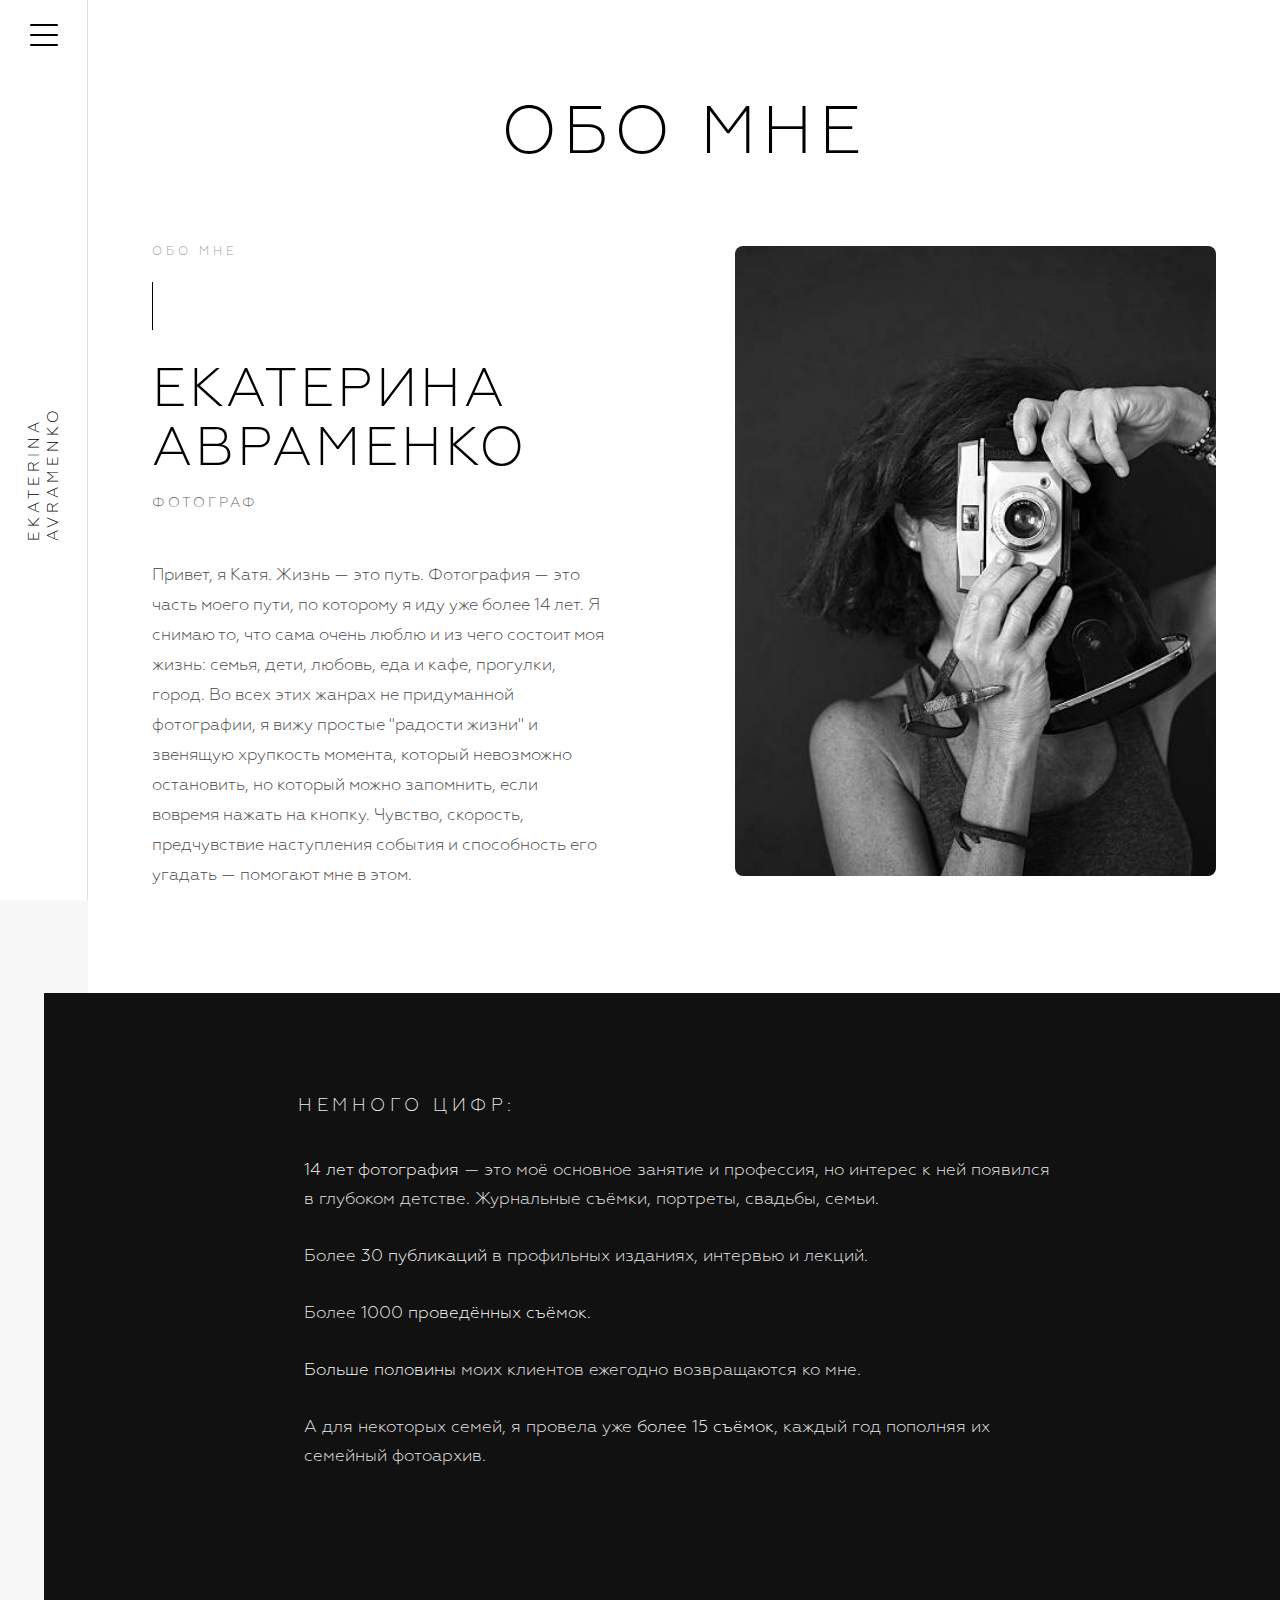
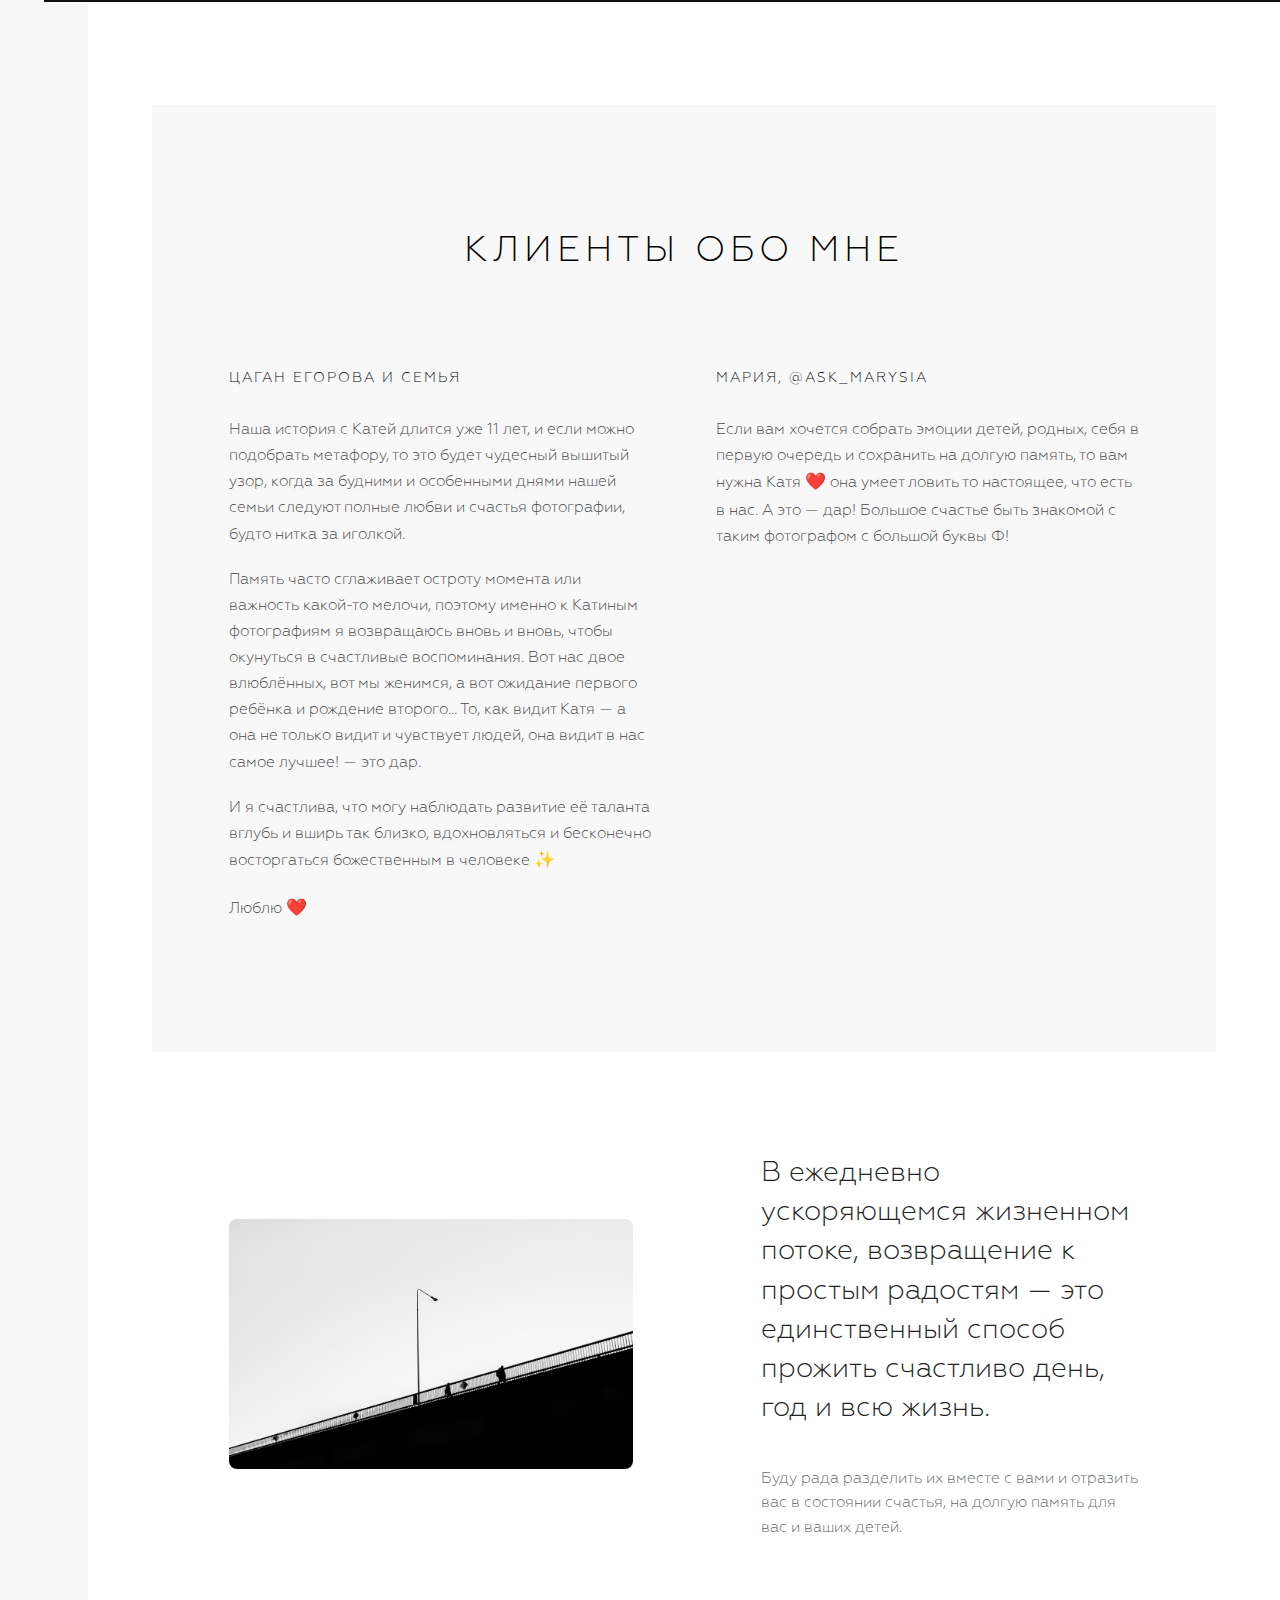
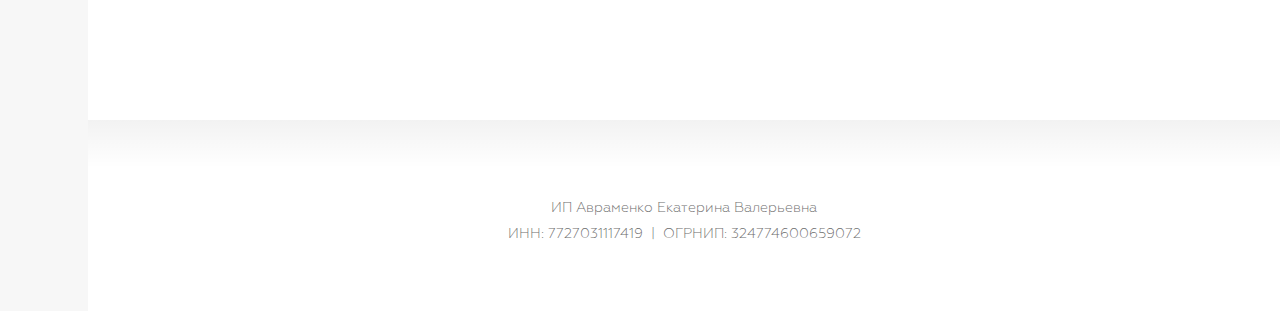
<file: about.html>
<!DOCTYPE html>
<html lang="ru">
  <head>
    <meta charset="UTF-8" />
    <title>Обо мне</title>

    <!-- meta и стили -->
    <meta
      name="viewport"
      content="width=device-width, initial-scale=1, viewport-fit=cover"
    />
    <link rel="stylesheet" href="style.css" />
    <link
      rel="stylesheet"
      href="https://cdn.jsdelivr.net/npm/swiper@11/swiper-bundle.min.css"
    />
  </head>
  <body>
    <!-- существующий sidebar/topbar -->
    <aside class="sidebar">
      <button id="burger" aria-label="Открыть меню">
        <span></span><span></span><span></span>
      </button>
      <div class="name">EKATERINA<br />AVRAMENKO</div>
    </aside>

    <!-- overlay для закрытия меню -->
    <div id="overlay"></div>

    <!-- навигационное меню -->
    <nav class="menu">
      <ul>
        <li><a href="index.html">Главная</a></li>
        <li><a href="portfolio.html">Портфолио</a></li>
        <li><a href="about.html">Обо мне</a></li>
        <li><a href="booking.html">Онлайн запись</a></li>
        <li><a href="contacts.html">Контакты</a></li>
      </ul>
    </nav>

    <!-- =================== КОНТЕНТ СТРАНИЦЫ =================== -->
    <main class="about-page">
      <div class="about-page__container">
        <div class="portfolio">
          <h1 class="portfolio-head">ОБО МНЕ</h1>

          <!-- в about.html, внутри <div class="about-page__content"> -->

          <section class="about-hero">
            <div class="about-hero__grid">
              <!-- левая колонка с текстом -->
              <div class="about-hero__text">
                <div class="about-hero__header">
                  <small class="about-hero__label">ОБО МНЕ</small>
                  <div class="about-hero__divider"></div>
                  <h2 class="about-hero__name">ЕКАТЕРИНА АВРАМЕНКО</h2>
                  <span class="about-hero__role">ФОТОГРАФ</span>
                </div>

                <div class="about-hero__description">
                  <p>
                    Привет, я Катя. Жизнь — это путь. Фотография — это часть
                    моего пути, по которому я иду уже более 14 лет. Я снимаю то,
                    что сама очень люблю и из чего состоит моя жизнь: семья,
                    дети, любовь, еда и кафе, прогулки, город. Во всех этих
                    жанрах не придуманной фотографии, я вижу простые "радости
                    жизни" и звенящую хрупкость момента, который невозможно
                    остановить, но который можно запомнить, если вовремя нажать
                    на кнопку. Чувство, скорость, предчувствие наступления
                    события и способность его угадать — помогают мне в этом.
                  </p>
                </div>
              </div>

              <!-- правая колонка с фотографией -->
              <div class="about-hero__photo">
                <img src="img/woman.jpg" alt="Екатерина Авраменко" />
              </div>
            </div>
          </section>

          <section class="about-stats about-stats--full">
            <div class="about-stats__container">
              <div class="about-stats__title">НЕМНОГО ЦИФР:</div>
              <ul class="about-stats__list">
                <li>
                  <b>14 лет фотография</b> — это моё основное занятие и
                  профессия, но интерес к ней появился в глубоком детстве.
                  Журнальные съёмки, портреты, свадьбы, семьи.
                </li>
                <li>
                  Более <b>30 публикаций</b> в профильных изданиях, интервью и
                  лекций.
                </li>
                <li>Более <b>1000 проведённых съёмок</b>.</li>
                <li>
                  <b>Больше половины</b> моих клиентов ежегодно возвращаются ко
                  мне.
                </li>
                <li>
                  А для некоторых семей, я провела уже <b>более 15 съёмок</b>,
                  каждый год пополняя их семейный фотоархив.
                </li>
              </ul>
            </div>
          </section>

          <!-- блок отзывов клиентов -->
          <section class="about-reviews">
            <div class="about-reviews__container">
              <h2 class="about-reviews__title">КЛИЕНТЫ ОБО МНЕ</h2>

              <div class="about-reviews__grid" id="reviewsGrid">
                <!-- отзывы будут загружены через JavaScript -->
              </div>
            </div>
          </section>

          <!-- философский блок-заключение -->
          <section class="about-philosophy">
            <div class="about-philosophy__container">
              <div class="about-philosophy__grid">
                <!-- левая колонка с фотографией -->
                <div class="about-philosophy__image">
                  <img src="img/img1.jpg" alt="Философия фотографии" />
                </div>

                <!-- правая колонка с текстом -->
                <div class="about-philosophy__content">
                  <blockquote class="about-philosophy__quote">
                    В ежедневно ускоряющемся жизненном потоке, возвращение к
                    простым радостям — это единственный способ прожить счастливо
                    день, год и всю жизнь.
                  </blockquote>

                  <p class="about-philosophy__text">
                    Буду рада разделить их вместе с вами и отразить вас в
                    состоянии счастья, на долгую память для вас и ваших детей.
                  </p>
                </div>
              </div>
            </div>
          </section>
        </div>

        <!-- здесь будут добавляться блоки контента -->
        <div class="about-page__content">
          <!-- контент будет добавлен позже -->
        </div>
      </div>
    </main>

    <!-- подключение скриптов -->
    <script src="https://cdn.jsdelivr.net/npm/swiper@11/swiper-bundle.min.js"></script>
    <script src="main.js"></script>
    <footer class="site-footer">
      <p class="footer-line">ИП Авраменко Екатерина Валерьевна</p>

      <p class="footer-line">
        ИНН: 7727031117419&nbsp;&nbsp;|&nbsp;&nbsp;ОГРНИП: 324774600659072
      </p>

      <!-- кнопка «наверх» -->
      <!-- <button id="toTop" class="to-top" aria-label="Наверх"></button> -->
    </footer>
  </body>
</html>
</file>
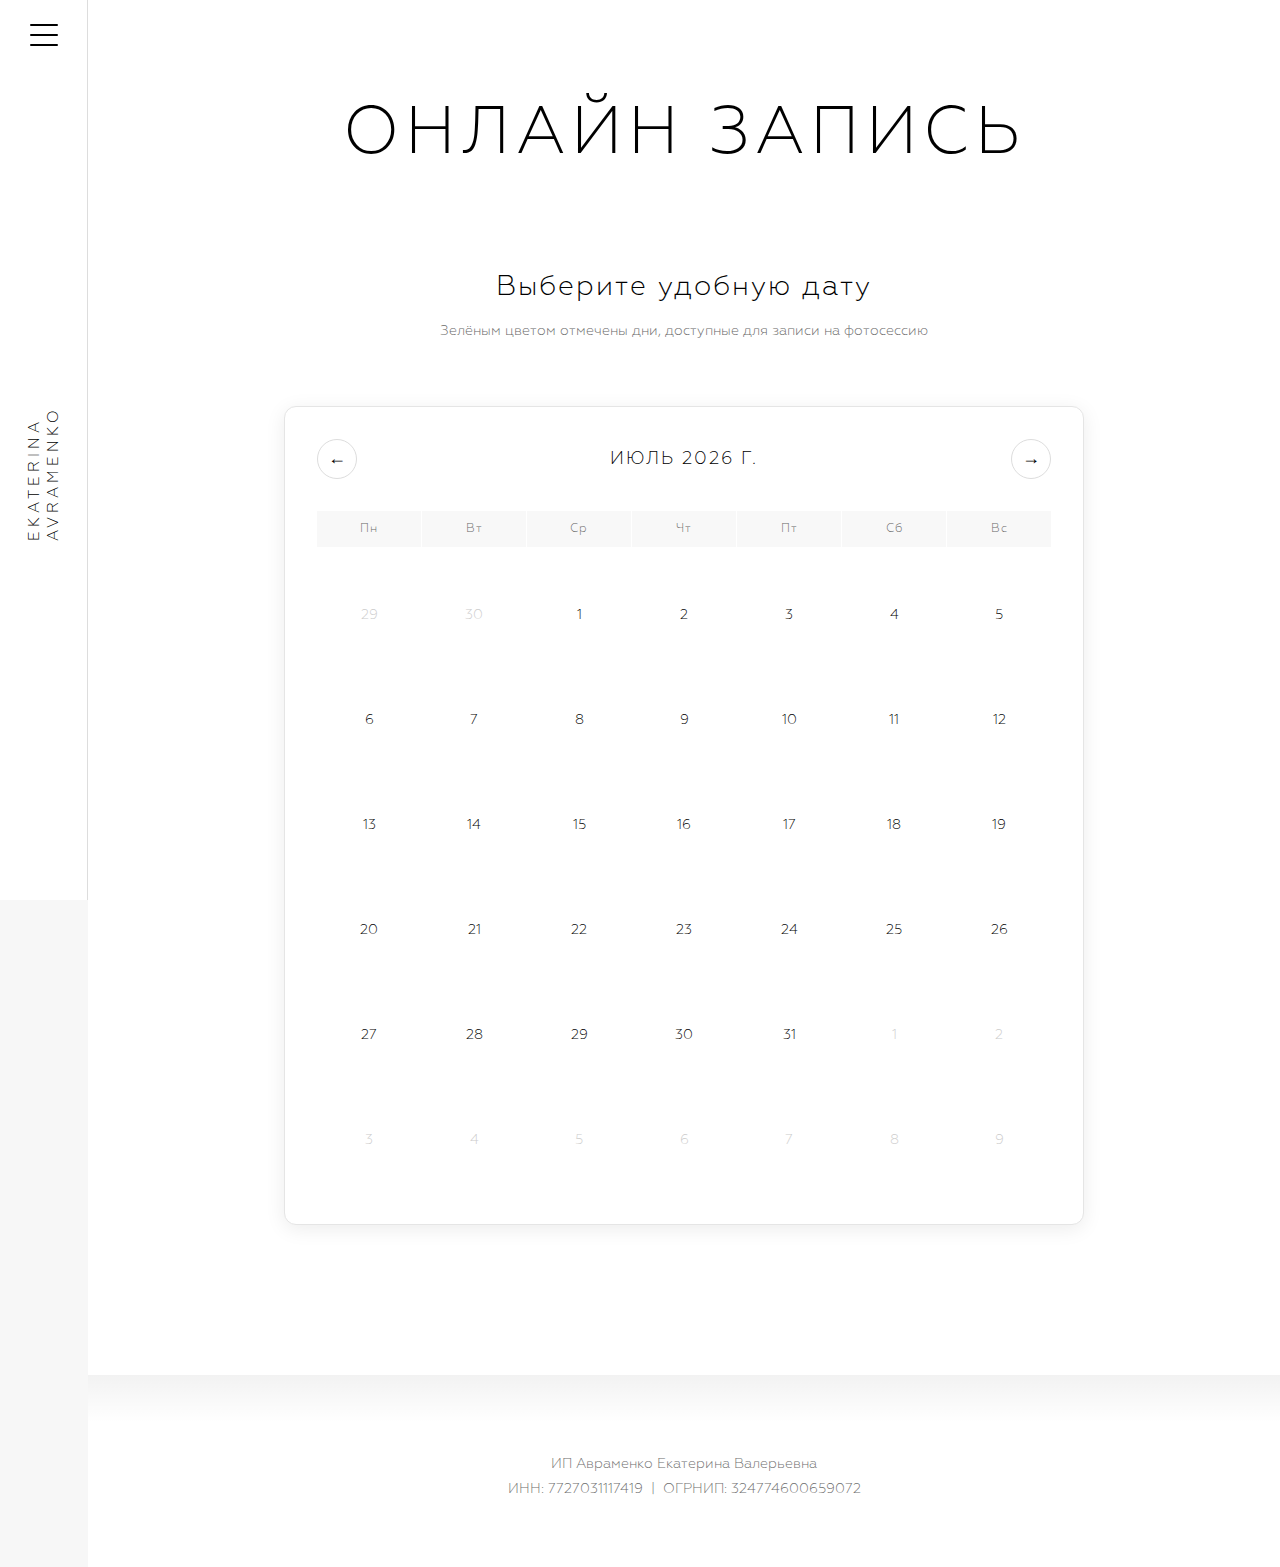
<file: booking.html>
<!DOCTYPE html>
<html lang="ru">
  <head>
    <meta charset="UTF-8" />
    <title>Онлайн запись</title>

    <!-- meta и стили -->
    <meta
      name="viewport"
      content="width=device-width, initial-scale=1, viewport-fit=cover"
    />
    <link rel="stylesheet" href="style.css" />
  </head>
  <body>
    <!-- существующий sidebar/topbar -->
    <aside class="sidebar">
      <button id="burger" aria-label="Открыть меню">
        <span></span><span></span><span></span>
      </button>
      <div class="name">EKATERINA<br />AVRAMENKO</div>
    </aside>

    <!-- overlay для закрытия меню -->
    <div id="overlay"></div>

    <!-- навигационное меню -->
    <nav class="menu">
      <ul>
        <li><a href="index.html">Главная</a></li>
        <li><a href="portfolio.html">Портфолио</a></li>
        <li><a href="about.html">Обо мне</a></li>
        <li><a href="booking.html">Онлайн запись</a></li>
        <li><a href="contacts.html">Контакты</a></li>
      </ul>
    </nav>

    <!-- =================== КОНТЕНТ СТРАНИЦЫ =================== -->
    <main class="booking-page">
      <div class="booking-page__container">
        <h1 class="booking-page__title">ОНЛАЙН ЗАПИСЬ</h1>

        <!-- здесь будут добавляться блоки контента -->

        <!-- блок календаря и записи -->
        <section class="booking-calendar">
          <div class="booking-calendar__container">
            <div class="booking-calendar__intro">
              <h2>Выберите удобную дату</h2>
              <p>
                Зелёным цветом отмечены дни, доступные для записи на фотосессию
              </p>
            </div>

            <!-- календарь -->
            <div class="calendar-widget">
              <div class="calendar-header">
                <button id="prevMonth" class="calendar-nav">←</button>
                <h3 id="currentMonth" class="calendar-title"></h3>
                <button id="nextMonth" class="calendar-nav">→</button>
              </div>

              <div class="calendar-weekdays">
                <div>Пн</div>
                <div>Вт</div>
                <div>Ср</div>
                <div>Чт</div>
                <div>Пт</div>
                <div>Сб</div>
                <div>Вс</div>
              </div>

              <div id="calendarDays" class="calendar-days">
                <!-- дни будут генерироваться JS -->
              </div>
            </div>

            <!-- форма заявки -->
            <div id="bookingForm" class="booking-form" style="display: none">
              <h3>Запись на <span id="selectedDate"></span></h3>

              <form id="submitBooking">
                <div class="form-row">
                  <div class="form-field">
                    <label>Имя *</label>
                    <input type="text" name="name" required />
                  </div>
                  <div class="form-field">
                    <label>Телефон *</label>
                    <input type="tel" name="phone" required />
                  </div>
                </div>

                <div class="form-field">
                  <label>Email *</label>
                  <input type="email" name="email" required />
                </div>

                <div class="form-field">
                  <label>Тип съёмки</label>
                  <select name="session_type">
                    <option value="">Выберите тип</option>
                    <option value="portrait">Портретная съёмка</option>
                    <option value="family">Семейная съёмка</option>
                    <option value="wedding">Свадебная съёмка</option>
                    <option value="event">Событийная съёмка</option>
                    <option value="other">Другое</option>
                  </select>
                </div>

                <div class="form-field">
                  <label>Комментарий</label>
                  <textarea
                    name="message"
                    rows="4"
                    placeholder="Расскажите о пожеланиях к съёмке..."
                  ></textarea>
                </div>

                <div class="form-actions">
                  <button
                    type="button"
                    id="cancelBooking"
                    class="btn-secondary"
                  >
                    Отмена
                  </button>
                  <button type="submit" class="btn-primary">
                    <span>Отправить заявку</span>
                  </button>
                </div>
              </form>
            </div>
          </div>
        </section>

        <div class="booking-page__content">
          <!-- контент будет добавлен позже -->
        </div>
      </div>
    </main>
    <!-- ↓↓↓  ПОДВАЛ  ↓↓↓ -->
    <footer class="site-footer">
      <p class="footer-line">ИП Авраменко Екатерина Валерьевна</p>

      <p class="footer-line">
        ИНН: 7727031117419&nbsp;&nbsp;|&nbsp;&nbsp;ОГРНИП: 324774600659072
      </p>

      <!-- кнопка «наверх» -->
      <!-- <button id="toTop" class="to-top" aria-label="Наверх"></button> -->
    </footer>
    <!-- подключение скриптов -->
    <script src="https://cdn.jsdelivr.net/npm/swiper@11/swiper-bundle.min.js"></script>
    <script src="main.js"></script>

    <script src="booking.js"></script>
  </body>
</html>
</file>
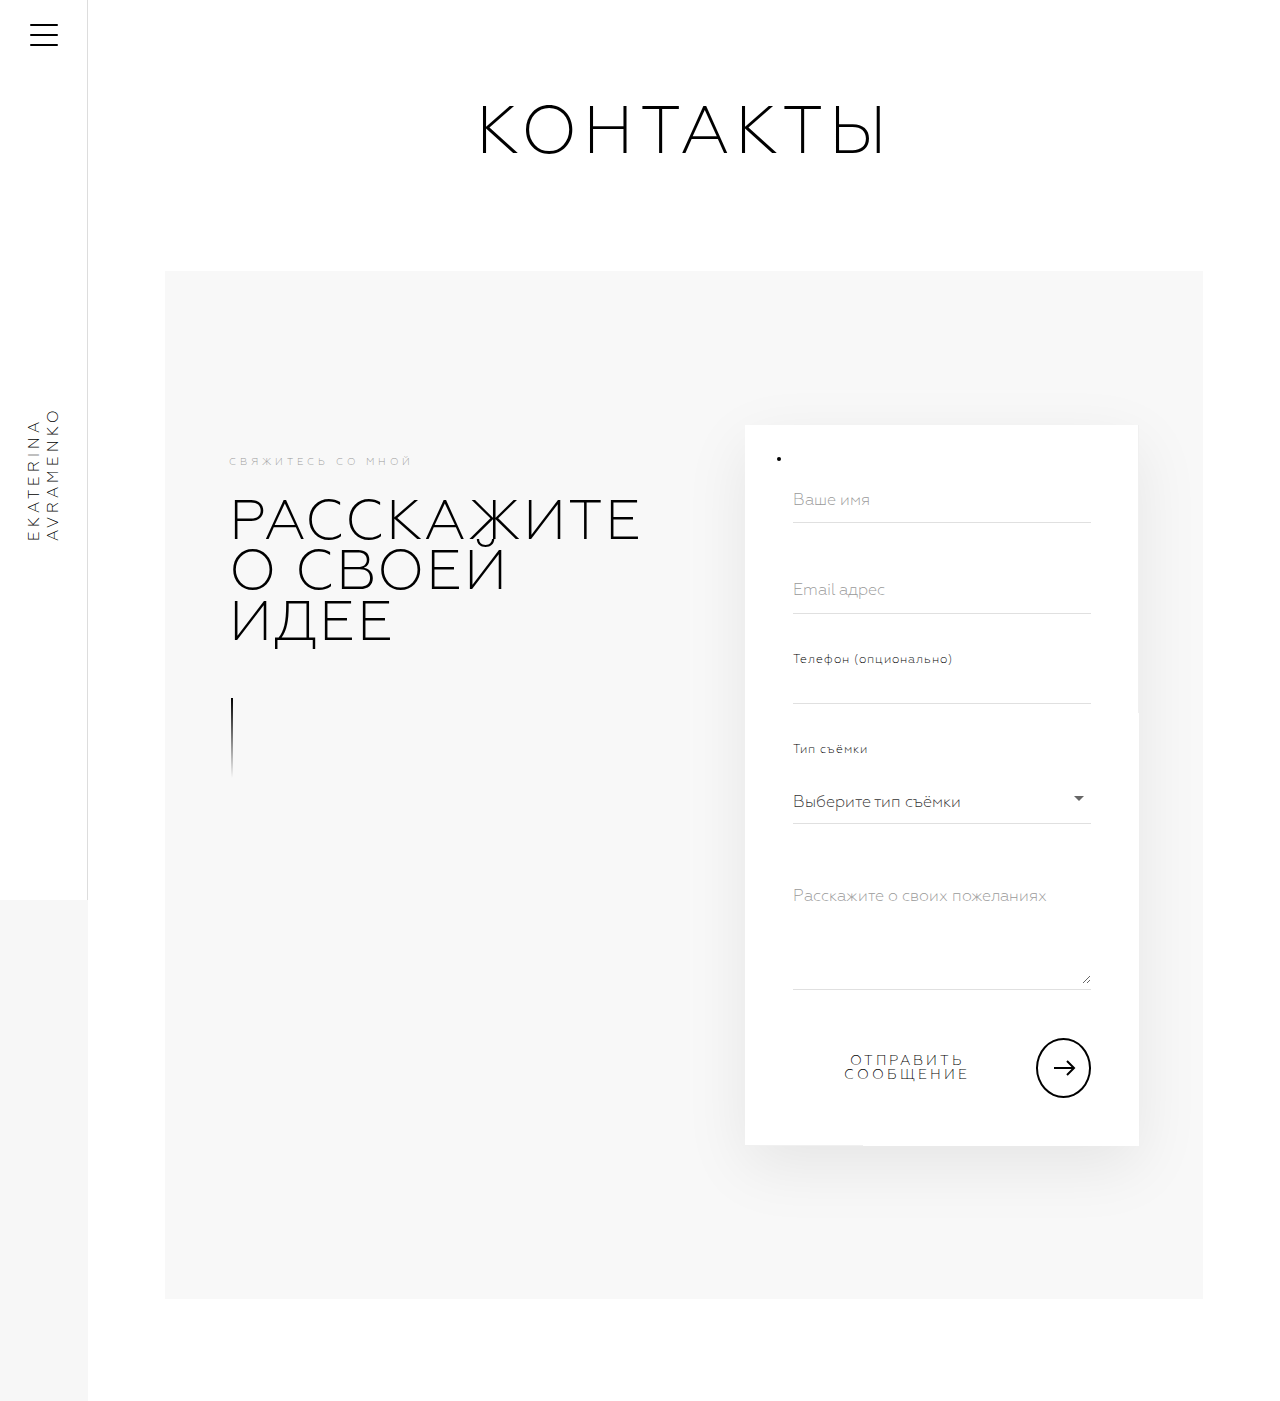
<file: contacts.html>
<!DOCTYPE html>
<html lang="ru">
  <head>
    <meta charset="UTF-8" />
    <title>Контакты</title>

    <!-- meta и стили -->
    <meta
      name="viewport"
      content="width=device-width, initial-scale=1, viewport-fit=cover"
    />
    <link rel="stylesheet" href="style.css" />
  </head>
  <body>
    <!-- существующий sidebar/topbar -->
    <aside class="sidebar">
      <button id="burger" aria-label="Открыть меню">
        <span></span><span></span><span></span>
      </button>
      <div class="name">EKATERINA<br />AVRAMENKO</div>
    </aside>

    <!-- overlay для закрытия меню -->
    <div id="overlay"></div>

    <!-- навигационное меню -->
    <nav class="menu">
      <ul>
        <li><a href="index.html">Главная</a></li>
        <li><a href="portfolio.html">Портфолио</a></li>
        <li><a href="about.html">Обо&nbsp;мне</a></li>
        <li><a href="booking.html">Онлайн&nbsp;запись</a></li>
        <li><a href="contacts.html">Контакты</a></li>
        <li><a href="services.html">Услуги</a></li>
      </ul>
    </nav>

    <!-- =================== КОНТЕНТ СТРАНИЦЫ =================== -->
    <main class="contacts-page">
      <div class="contacts-page__container">
        <h1 class="contacts-page__title">КОНТАКТЫ</h1>

        <!-- здесь будут добавляться блоки контента -->
        <!-- основной контактный блок -->
        <!-- уникальный блок обратной связи -->
        <section class="contact-form-unique">
          <div class="contact-form-unique__container">
            <!-- заголовок блока -->
            <div class="contact-form-unique__header">
              <small class="contact-form-unique__label"
                >СВЯЖИТЕСЬ СО МНОЙ</small
              >
              <h2 class="contact-form-unique__title">
                РАССКАЖИТЕ<br />О СВОЕЙ<br />ИДЕЕ
              </h2>
              <div class="contact-form-unique__line"></div>
            </div>

            <!-- основная форма -->
            <div class="contact-form-unique__form-wrapper">
              <form id="uniqueContactForm" class="contact-form-unique__form">
                <!-- поля ввода с плавающими лейблами -->
                <div class="floating-field">
                  <input type="text" id="contactName" name="name" required />
                  <label for="contactName">Ваше имя</label>
                  <div class="field-line"></div>
                </div>

                <div class="floating-field">
                  <input type="email" id="contactEmail" name="email" required />
                  <label for="contactEmail">Email адрес</label>
                  <div class="field-line"></div>
                </div>

                <div class="floating-field">
                  <input type="tel" id="contactPhone" name="phone" />
                  <label for="contactPhone">Телефон (опционально)</label>
                  <div class="field-line"></div>
                </div>

                <!-- выбор типа съёмки -->
                <div class="contact-form-unique__select-wrapper">
                  <label class="select-label">Тип съёмки</label>
                  <div class="custom-select">
                    <select name="shoot_type" id="contactShootType">
                      <option value="">Выберите тип съёмки</option>
                      <option value="wedding">Свадебная фотосессия</option>
                      <option value="family">Семейная съёмка</option>
                      <option value="portrait">Портретная съёмка</option>
                      <option value="children">Детская съёмка</option>
                      <option value="lovestory">Love Story</option>
                      <option value="corporate">Корпоративная съёмка</option>
                      <option value="other">Другое</option>
                    </select>
                    <div class="select-arrow">
                      <svg viewBox="0 0 24 24">
                        <path d="M7 10l5 5 5-5z" fill="currentColor" />
                      </svg>
                    </div>
                  </div>
                </div>

                <!-- большое поле для сообщения -->
                <div class="floating-field floating-field--textarea">
                  <textarea
                    id="contactMessage"
                    name="message"
                    required
                  ></textarea>
                  <label for="contactMessage"
                    >Расскажите о своих пожеланиях</label
                  >
                  <div class="field-line"></div>
                </div>

                <!-- кнопка отправки -->
                <div class="contact-form-unique__submit">
                  <button type="submit" class="submit-btn">
                    <span class="submit-btn__text">Отправить сообщение</span>
                    <div class="submit-btn__arrow">
                      <svg viewBox="0 0 24 24">
                        <path
                          d="M2 12h20m-7-7l7 7-7 7"
                          stroke="currentColor"
                          stroke-width="2"
                          fill="none"
                        />
                      </svg>
                    </div>
                  </button>
                </div>
              </form>

              <!-- декоративные элементы -->
              <div class="form-decoration">
                <div class="decoration-line decoration-line--1"></div>
                <div class="decoration-line decoration-line--2"></div>
                <div class="decoration-dot"></div>
              </div>
            </div>
          </div>
        </section>

        <div class="contacts-page__content">
          <!-- контент будет добавлен позже -->
        </div>
      </div>
    </main>

    <!-- подключение скриптов -->
    <script src="https://cdn.jsdelivr.net/npm/swiper@11/swiper-bundle.min.js"></script>
    <script src="main.js"></script>
  </body>
</html>
</file>
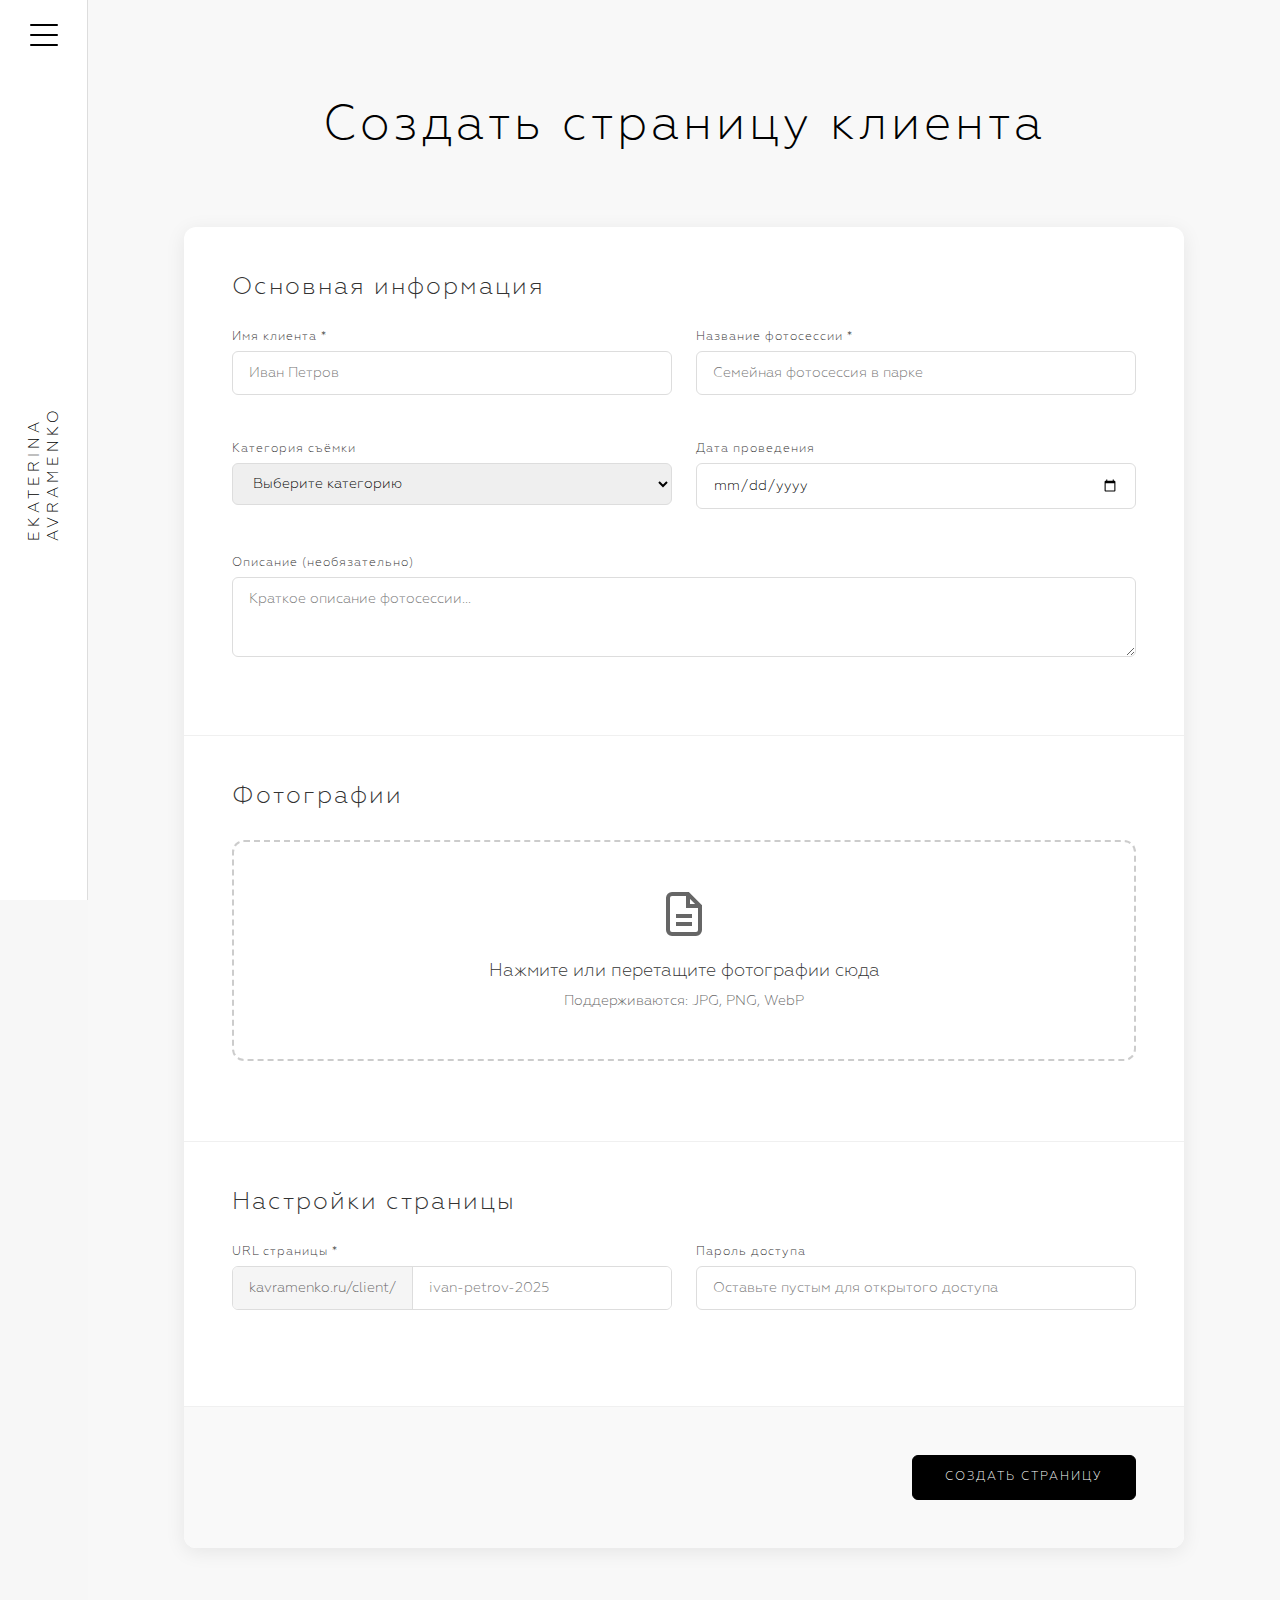
<file: create-client-page.html>
<!DOCTYPE html>
<html lang="ru">
<head>
  <meta charset="UTF-8">
  <title>Создать страницу клиента</title>
  <meta name="viewport" content="width=device-width, initial-scale=1, viewport-fit=cover">
  <link rel="stylesheet" href="style.css">
</head>
<body>

  <!-- существующий sidebar -->
  <aside class="sidebar">
    <button id="burger" aria-label="Открыть меню">
      <span></span><span></span><span></span>
    </button>
    <div class="name">EKATERINA<br>AVRAMENKO</div>
  </aside>

  <div id="overlay"></div>

  <!-- меню -->
  <nav class="menu">
    <ul>
      <li><a href="index.html">Главная</a></li>
      <li><a href="portfolio.html">Портфолио</a></li>
      <li><a href="about.html">Обо мне</a></li>
      <li><a href="booking.html">Онлайн запись</a></li>
      <li><a href="contacts.html">Контакты</a></li>
    </ul>
  </nav>

  <!-- =================== СОЗДАНИЕ СТРАНИЦЫ КЛИЕНТА =================== -->
  <main class="client-admin">
    <div class="client-admin__container">
      
      <h1 class="client-admin__title">Создать страницу клиента</h1>
      
      <form id="createClientForm" class="client-form">
        
        <!-- основная информация -->
        <section class="client-form__section">
          <h2 class="client-form__section-title">Основная информация</h2>
          
          <div class="client-form__row">
            <div class="client-form__field">
              <label>Имя клиента *</label>
              <input type="text" name="client_name" required placeholder="Иван Петров">
            </div>
            
            <div class="client-form__field">
              <label>Название фотосессии *</label>
              <input type="text" name="session_title" required placeholder="Семейная фотосессия в парке">
            </div>
          </div>
          
          <div class="client-form__row">
            <div class="client-form__field">
              <label>Категория съёмки</label>
              <select name="session_category">
                <option value="">Выберите категорию</option>
                <option value="wedding">Свадебная съёмка</option>
                <option value="family">Семейная съёмка</option>
                <option value="portrait">Портретная съёмка</option>
                <option value="event">Событийная съёмка</option>
                <option value="other">Другое</option>
              </select>
            </div>
            
            <div class="client-form__field">
              <label>Дата проведения</label>
              <input type="date" name="session_date">
            </div>
          </div>
          
          <div class="client-form__field">
            <label>Описание (необязательно)</label>
            <textarea name="session_description" rows="3" placeholder="Краткое описание фотосессии..."></textarea>
          </div>
        </section>

        <!-- загрузка фотографий -->
        <section class="client-form__section">
          <h2 class="client-form__section-title">Фотографии</h2>
          
          <div class="client-upload-zone" id="clientUploadZone">
            <input type="file" id="clientFileInput" multiple accept="image/*" hidden>
            <div class="client-upload-content">
              <svg class="client-upload-icon" viewBox="0 0 24 24">
                <path d="M14 2H6a2 2 0 0 0-2 2v16a2 2 0 0 0 2 2h12a2 2 0 0 0 2-2V8z" fill="none" stroke="currentColor" stroke-width="2"/>
                <polyline points="14,2 14,8 20,8" fill="none" stroke="currentColor" stroke-width="2"/>
                <line x1="16" y1="13" x2="8" y2="13" stroke="currentColor" stroke-width="2"/>
                <line x1="16" y1="17" x2="8" y2="17" stroke="currentColor" stroke-width="2"/>
              </svg>
              <p>Нажмите или перетащите фотографии сюда</p>
              <span>Поддерживаются: JPG, PNG, WebP</span>
            </div>
          </div>
          
          <!-- превью загруженных фото -->
          <div id="clientFilePreview" class="client-file-preview"></div>
        </section>

        <!-- настройки страницы -->
        <section class="client-form__section">
          <h2 class="client-form__section-title">Настройки страницы</h2>
          
          <div class="client-form__row">
            <div class="client-form__field">
              <label>URL страницы *</label>
              <div class="url-field">
                <span class="url-prefix">kavramenko.ru/client/</span>
                <input type="text" name="page_url" required placeholder="ivan-petrov-2025" pattern="[a-z0-9-]+" title="Только строчные буквы, цифры и дефисы">
              </div>
            </div>
            
            <div class="client-form__field">
              <label>Пароль доступа</label>
              <input type="text" name="access_password" placeholder="Оставьте пустым для открытого доступа">
            </div>
          </div>
          
          <div class="client-form__checkbox">
            <!-- <label>
              <input type="checkbox" name="enable_download" checked>
              <span class="checkmark"></span>
              Разрешить скачивание фотографий
            </label> -->
          </div>
        </section>

        <!-- кнопки действий -->
        <div class="client-form__actions">
          <!-- <button type="button" class="client-form__btn-secondary">Сохранить как черновик</button> -->
          <button type="submit" class="client-form__btn-primary">
            <span>Создать страницу</span>
          </button>
        </div>
        
      </form>
      
    </div>
  </main>

  <!-- уведомления -->
  <div id="notifications" class="notifications"></div>

  <script src="https://cdn.jsdelivr.net/npm/swiper@11/swiper-bundle.min.js"></script>
  <script src="main.js"></script>
  <script src="client-admin.js"></script>
</body>
</html>
</file>
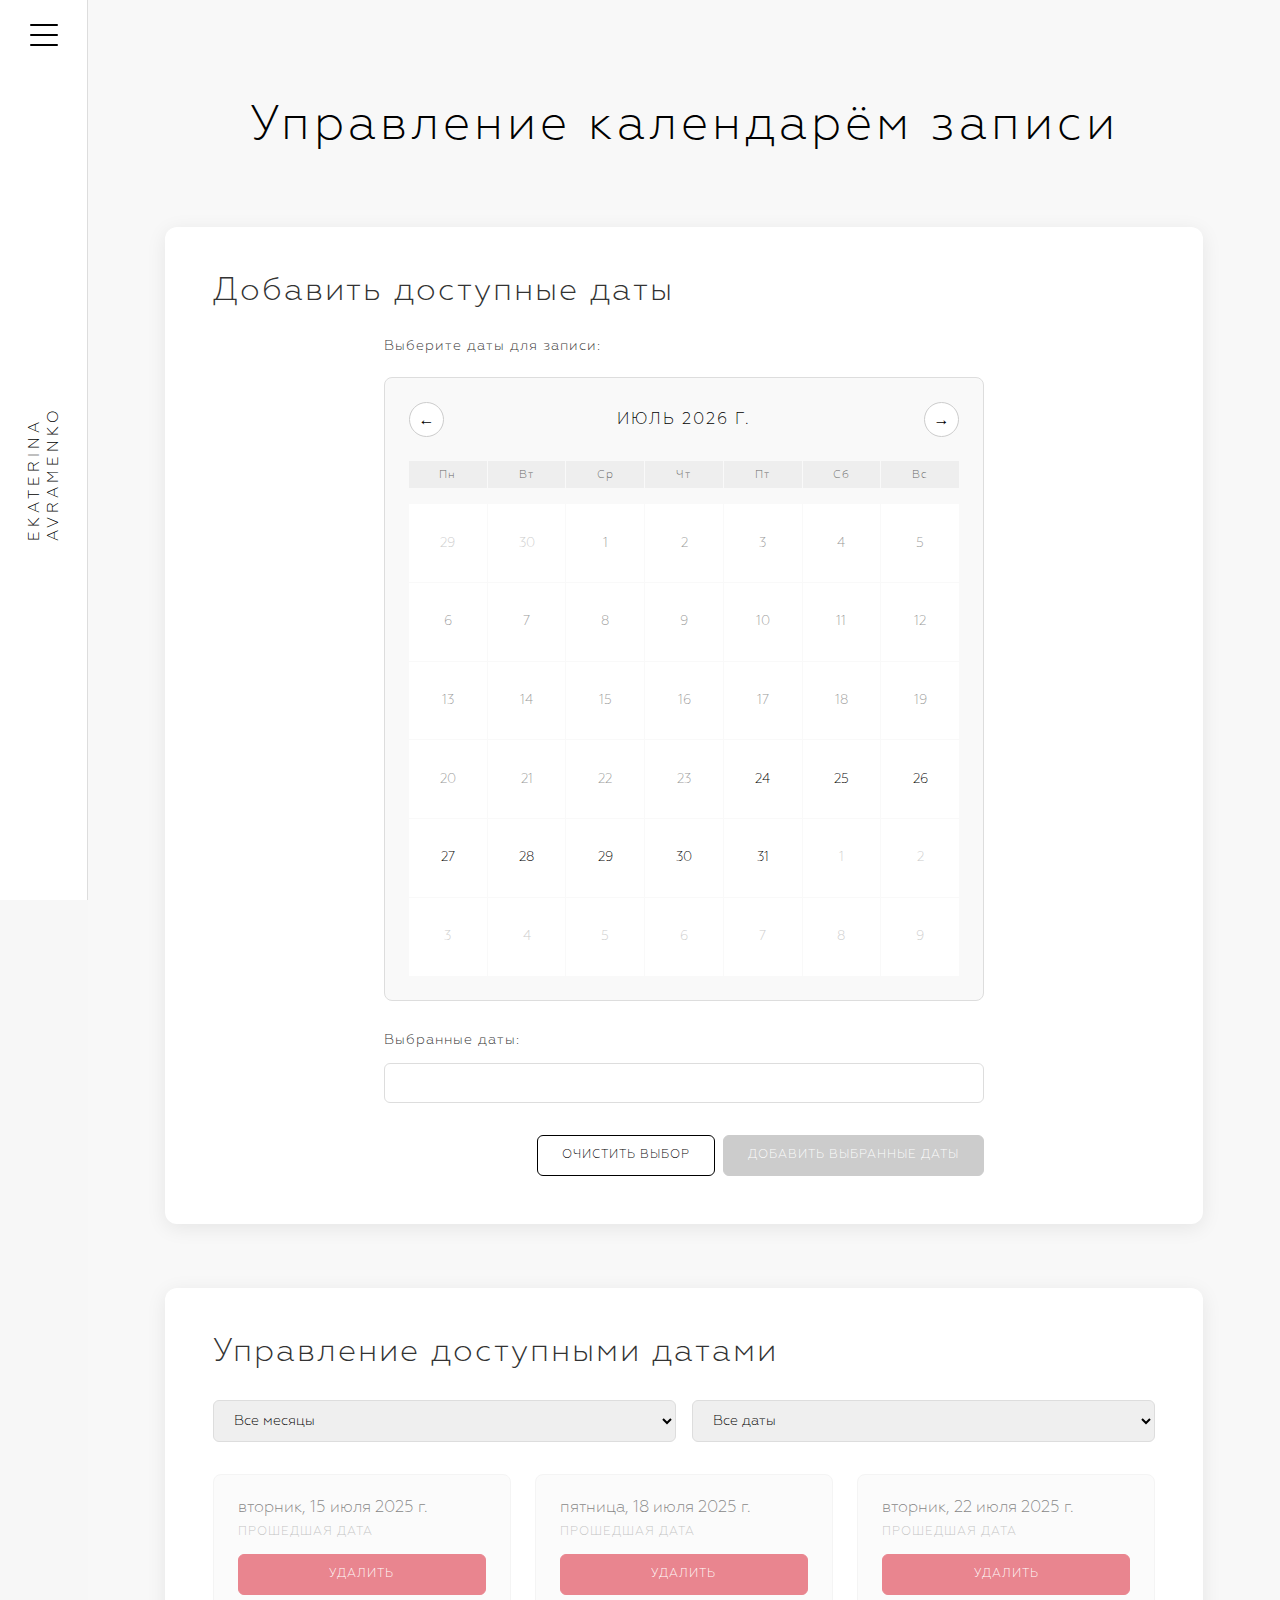
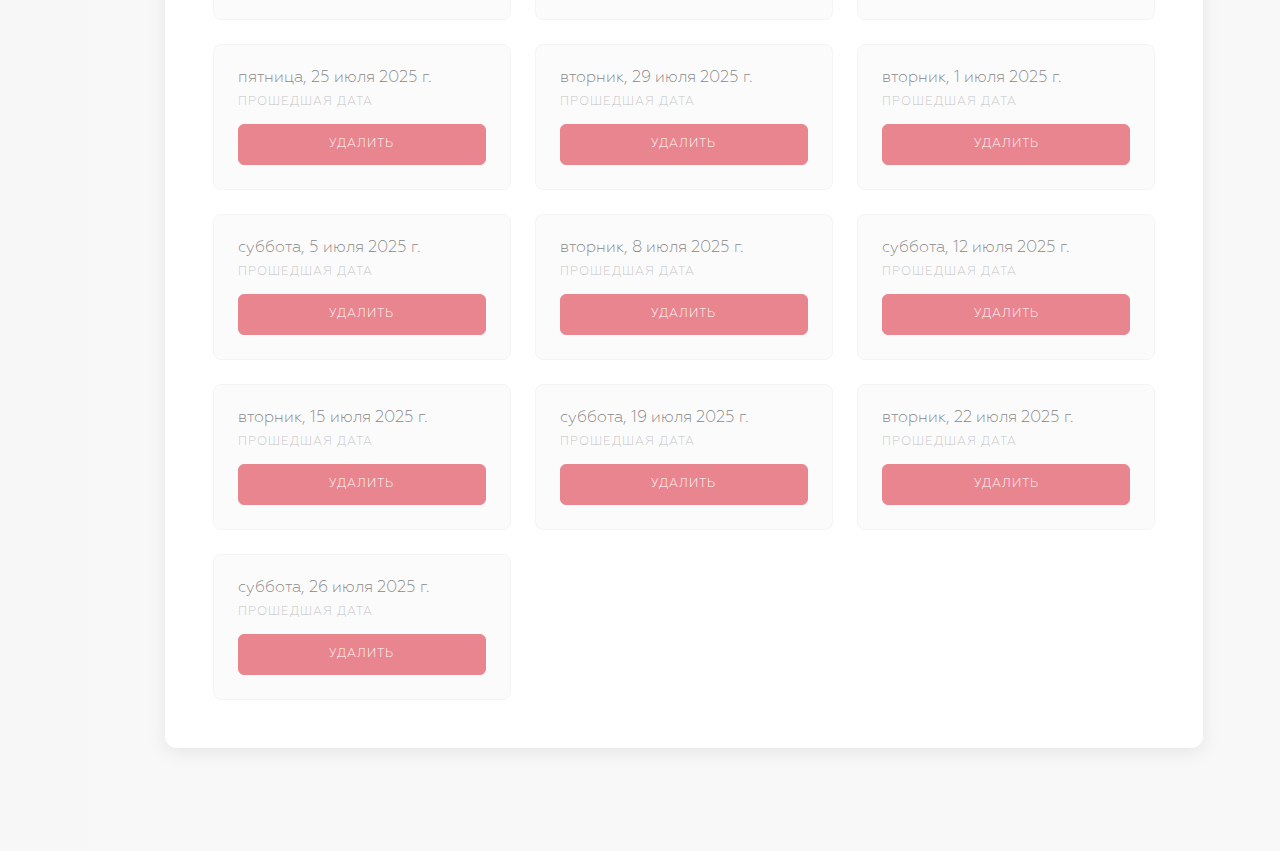
<file: manage-calendar.html>
<!DOCTYPE html>
<html lang="ru">
  <head>
    <meta charset="UTF-8" />
    <title>Управление календарём записи</title>
    <meta
      name="viewport"
      content="width=device-width, initial-scale=1, viewport-fit=cover"
    />
    <link rel="stylesheet" href="style.css" />
  </head>
  <body>
    <!-- существующий sidebar -->
    <aside class="sidebar">
      <button id="burger" aria-label="Открыть меню">
        <span></span><span></span><span></span>
      </button>
      <div class="name">EKATERINA<br />AVRAMENKO</div>
    </aside>

    <div id="overlay"></div>

    <!-- меню -->
    <nav class="menu">
      <ul>
        <li><a href="index.html">Главная</a></li>
        <li><a href="portfolio.html">Портфолио</a></li>
        <li><a href="about.html">Обо&nbsp;мне</a></li>
        <li><a href="booking.html">Онлайн&nbsp;запись</a></li>
        <li><a href="contacts.html">Контакты</a></li>
        <li><a href="services.html">Услуги</a></li>
      </ul>
    </nav>

    <!-- =================== УПРАВЛЕНИЕ КАЛЕНДАРЁМ =================== -->
    <main class="calendar-admin">
      <div class="calendar-admin__container">
        <h1 class="calendar-admin__title">Управление календарём записи</h1>

        <!-- блок добавления новых дат -->
        <section class="calendar-admin__add">
          <h2 class="calendar-admin__section-title">Добавить доступные даты</h2>

          <div class="add-dates-form">
            <!-- календарь для выбора дат -->
            <div class="date-picker-section">
              <label class="date-picker-label">Выберите даты для записи:</label>

              <div class="date-picker-widget">
                <div class="date-picker-header">
                  <button id="datePrevMonth" class="date-nav">←</button>
                  <h3 id="dateCurrentMonth" class="date-title"></h3>
                  <button id="dateNextMonth" class="date-nav">→</button>
                </div>

                <div class="date-picker-weekdays">
                  <div>Пн</div>
                  <div>Вт</div>
                  <div>Ср</div>
                  <div>Чт</div>
                  <div>Пт</div>
                  <div>Сб</div>
                  <div>Вс</div>
                </div>

                <div id="datePickerDays" class="date-picker-days">
                  <!-- дни будут генерироваться JS -->
                </div>
              </div>

              <div class="selected-dates">
                <h4>Выбранные даты:</h4>
                <div id="selectedDatesList" class="selected-dates-list">
                  <!-- список выбранных дат -->
                </div>
              </div>

              <div class="date-actions">
                <button
                  id="clearSelection"
                  class="calendar-admin__btn-secondary"
                >
                  Очистить выбор
                </button>
                <button
                  id="addSelectedDates"
                  class="calendar-admin__btn"
                  disabled
                >
                  <span>Добавить выбранные даты</span>
                </button>
              </div>
            </div>
          </div>
        </section>

        <!-- блок управления существующими датами -->
        <section class="calendar-admin__manage">
          <h2 class="calendar-admin__section-title">
            Управление доступными датами
          </h2>

          <!-- фильтры и поиск -->
          <div class="calendar-admin__filters">
            <select id="monthFilter" class="calendar-admin__select">
              <option value="">Все месяцы</option>
            </select>
            <select id="statusFilter" class="calendar-admin__select">
              <option value="">Все даты</option>
              <option value="future">Будущие даты</option>
              <option value="past">Прошедшие даты</option>
            </select>
          </div>

          <!-- список доступных дат -->
          <div id="availableDatesList" class="available-dates-list">
            <!-- будет заполнен через JavaScript -->
          </div>

          <!-- статус загрузки -->
          <div id="loadingStatus" class="loading-status">Загружается...</div>
        </section>
      </div>
    </main>

    <!-- уведомления -->
    <div id="notifications" class="notifications"></div>

    <script src="https://cdn.jsdelivr.net/npm/swiper@11/swiper-bundle.min.js"></script>
    <script src="main.js"></script>
    <script src="calendar-admin.js"></script>
  </body>
</html>
</file>
<file: style.css>
/* === Шрифт === */
@font-face {
  font-family: "Geometria";
  src: url("fonts/geometria_light.otf") format("opentype");
}

/* === Переменные === */
:root {
  --sidebar-w: 88px; /* ширина узкой колонки */
  --menu-w: clamp(240px, 25vw, 360px); /* ширина панели при открытии */
  --item-delay: 0.12s;
}

* {
  margin: 0;
  padding: 0;
  box-sizing: border-box;
}
body {
  font-family: "Geometria", sans-serif;
  overflow-x: hidden;
  background: #f7f7f7;
}

/* === Левый вертикальный блок === */
.sidebar {
  position: fixed;
  top: 0;
  left: 0;
  width: var(--sidebar-w);
  height: 100vh;
  background: #fff;
  border-right: 1px solid #ddd;
  display: flex;
  flex-direction: column;
  align-items: center;
  z-index: 1100;
}

/* Бургер-кнопка */
#burger {
  margin-top: 24px;
  width: 28px;
  height: 22px;
  border: none;
  background: none;
  cursor: pointer;
  display: flex;
  flex-direction: column;
  justify-content: space-between;
}
#burger span {
  height: 2px;
  background: #000;
  border-radius: 1px;
  transition: 0.4s;
}

/* Анимация в крест */
body.menu-open #burger span:nth-child(1) {
  transform: translateY(10px) rotate(45deg);
}
body.menu-open #burger span:nth-child(2) {
  opacity: 0;
}
body.menu-open #burger span:nth-child(3) {
  transform: translateY(-10px) rotate(-45deg);
}

/* Имя фотографа вертикально */
.name {
  margin: auto 0;
  writing-mode: vertical-rl;
  transform: rotate(180deg);
  letter-spacing: 4px;
  font-size: 15px;
  text-transform: uppercase;
}

/* === Затемняющий слой === */
#overlay {
  position: fixed;
  inset: 0;
  background: rgba(0, 0, 0, 0.45);
  opacity: 0;
  pointer-events: none;
  transition: opacity 0.3s ease;
  z-index: 1000;
}
body.menu-open #overlay {
  opacity: 1;
  pointer-events: auto;
}

/* === Панель меню === */
.menu {
  position: fixed;
  top: 0;
  left: var(--sidebar-w);
  width: var(--menu-w);
  height: 100vh;
  background: #fff;
  border-right: 1px solid #ddd;
  transform: translateX(-100%);
  transition: transform 0.6s cubic-bezier(0.4, 0, 0.2, 1);
  z-index: 1050;
  display: flex;
  align-items: center;
}
body.menu-open .menu {
  transform: none;
}

/* Список */
.menu ul {
  list-style: none;
  padding-left: 10%;
  width: 100%;
}
.menu li {
  opacity: 0;
  transform: translateY(12px);
}
body.menu-open .menu li {
  animation: slide 0.45s forwards;
}
body.menu-open .menu li:nth-child(1) {
  animation-delay: calc(var(--item-delay) * 1);
}
body.menu-open .menu li:nth-child(2) {
  animation-delay: calc(var(--item-delay) * 2);
}
body.menu-open .menu li:nth-child(3) {
  animation-delay: calc(var(--item-delay) * 3);
}
body.menu-open .menu li:nth-child(4) {
  animation-delay: calc(var(--item-delay) * 4);
}
body.menu-open .menu li:nth-child(5) {
  animation-delay: calc(var(--item-delay) * 5);
}
body.menu-open .menu li:nth-child(6) {
  animation-delay: calc(var(--item-delay) * 5);
}

@keyframes slide {
  to {
    opacity: 1;
    transform: translateY(0);
  }
}

.menu a {
  display: inline-block;
  font-size: clamp(12px, 4vw, 14px);
  color: #000;
  text-decoration: none;
  text-transform: uppercase;
  letter-spacing: 3px;
  margin: 14px 0;
  transition: color 0.2s;
}
.menu a:hover {
  color: #666;
}

/* активный пункт меню */
.menu a.active {
  position: relative;
  color: #d49f00; /* основной акцент-цвет */
  font-weight: 600;
}

/* вертикальная черта слева от активного */
.menu a.active::before {
  content: "";
  position: absolute;
  left: -18px;
  top: 0;
  width: 4px;
  height: 100%;
  background: #d49f00;
  border-radius: 2px;
}

/* ---------- HERO ------------------------------------------------------ */
.hero {
  position: relative;
  height: 100vh; /* во весь экран */
  margin-left: var(--sidebar-w); /* отступ под левый бар */
  overflow: hidden;
}

/* контейнер слайдов */
.slides {
  list-style: none;
  height: 100%;
  width: 100%;
}

/* отдельный кадр */
.slides li {
  position: absolute;
  inset: 0;
  background-size: cover;
  background-position: center;
  opacity: 0;
  animation: fade 16s infinite;
}

/* задержки появления (3 слайда = 0, 4, 8 с) */
.slides li:nth-child(1) {
  animation-delay: 0s;
}
.slides li:nth-child(2) {
  animation-delay: 4s;
}
.slides li:nth-child(3) {
  animation-delay: 8s;
}
.slides li:nth-child(4) {
  animation-delay: 12s;
}
/* если добавите 4-й кадр – animation-delay:12s, и т.д. */

@keyframes fade {
  0%,
  8% {
    opacity: 0;
  }
  12%,
  28% {
    opacity: 1;
  }
  32%,
  100% {
    opacity: 0;
  }
}

/* центральная подпись */
.hero-caption {
  position: absolute;
  left: 50%;
  top: 50%;
  transform: translate(-50%, -50%);
  font-size: clamp(18px, 2.4vw, 32px);
  letter-spacing: 4px;
  color: #fff;
  text-align: center;
  text-transform: uppercase;
  font-weight: 300;
  text-shadow: 0 0 6px rgba(0, 0, 0, 1);
}

.hero-caption span {
  font-family: inherit;
  display: block;
  font-size: 0.75em;
  letter-spacing: normal;
  margin: 0.2em 0;
}

/* базовые переменные --------------------------------------------------*/
:root {
  --sidebar-w: 88px;
  --gap: clamp(28px, 4vw, 72px);
  --row: minmax(60px, 7vw);
  --accent: #000;
}

/* секция --------------------------------------------------------------*/
/* ==================== ABOUT SECTION =============================== */
.about {
  padding: 16vw 0 12vw; /* увеличили верхний отступ */
  background: #fff;
  position: relative;
}

/* сетка блока */
.about-grid {
  display: grid;
  grid-template-columns: 0.8fr 1.4fr 1.6fr; /* уменьшили центральную колонку */
  grid-template-areas: "head photo text";
  gap: clamp(2rem, 4vw, 6rem);
  max-width: 1400px;
  margin: 0 auto;
  padding: 0 5vw;
  align-items: center;
}

/* левая колонка - заголовок */
.about-head {
  grid-area: head;
}

.about-label {
  display: block;
  font: 10px/1 "Geometria", sans-serif;
  letter-spacing: 3px;
  color: #999;
  margin-bottom: 2rem;
  text-transform: uppercase;
}

.about-title {
  font: clamp(24px, 3.5vw, 48px) / 0.9 "Geometria", sans-serif;
  letter-spacing: 2px;
  margin: 0;
  color: #000;
  font-weight: 300;
}

/* центральная фотография (уменьшили и упростили) */
.about-photo {
  grid-area: photo;
  position: relative;
  max-width: 320px; /* ограничили максимальную ширину */
  margin: 0 auto; /* центрирование */
}

.about-photo .photo {
  margin: 0;
  position: relative;
  overflow: hidden;
  border-radius: 0; /* убрали закругление */
  box-shadow: 0 4px 20px rgba(0, 0, 0, 0.1); /* уменьшили тень */
}

.about-photo .photo img {
  width: 100%;
  height: 340px; /* фиксированная высота для лучшего контроля */
  object-fit: cover;
  object-position: center; /* центрируем изображение */
  filter: grayscale(100%);
  transition: filter 0.4s ease; /* убрали scale из hover */
}

.about-photo .photo:hover img {
  filter: grayscale(0%);
  /* убрали transform: scale - теперь только меняется цветность */
}

/* правая колонка - текст */
.about-text {
  grid-area: text;
  padding-left: clamp(1rem, 2vw, 2rem);
}

.about-text p {
  font: clamp(14px, 1.2vw, 17px) / 1.7 "Geometria", sans-serif;
  color: #444;
  margin-bottom: 1.5rem;
  font-weight: 300;
}

.about-text p:last-of-type {
  margin-bottom: 2.5rem;
}

/* кнопка */
.about-btn {
  padding: 16px 32px;
  background: #000;
  color: #fff;
  border: none;
  font: 11px/1 "Geometria", sans-serif;
  text-transform: uppercase;
  letter-spacing: 2px;
  cursor: pointer;
  transition: all 0.3s ease;
  position: relative;
  overflow: hidden;
}

.about-btn::before {
  content: "";
  position: absolute;
  inset: 0;
  background: linear-gradient(90deg, #ffd700 0%, #ffb300 100%);
  transform: scale(0.85);
  opacity: 0;
  transition: all 0.4s ease;
  z-index: -1;
}

.about-btn:hover {
  color: #222;
  background: #fff;
}

.about-btn:hover::before {
  transform: scale(1);
  opacity: 1;
}

/* ========== АДАПТИВНОСТЬ =========================================== */
@media (max-width: 1024px) {
  .about {
    padding: 14vw 0 10vw; /* увеличили верхний отступ для планшетов */
  }

  .about-grid {
    grid-template-columns: 1fr 1.2fr 1.8fr;
    gap: clamp(1.5rem, 3vw, 4rem);
  }

  .about-photo {
    max-width: 280px;
  }

  .about-photo .photo img {
    height: 300px;
  }
}

@media (max-width: 768px) {
  .about {
    padding: 18vw 0 10vw; /* еще больше отступ для мобильных */
  }

  .about-grid {
    grid-template-columns: 1fr;
    grid-template-areas:
      "head"
      "photo"
      "text";
    gap: 3rem;
    text-align: center;
  }

  .about-photo {
    max-width: 260px;
  }

  .about-text {
    padding-left: 0;
  }

  .about-photo .photo img {
    height: 280px;
  }
}

@media (max-width: 480px) {
  .about {
    padding: 20vw 4vw 12vw;
  }

  .about-grid {
    gap: 2rem;
  }

  .about-photo {
    max-width: 240px;
  }

  .about-photo .photo img {
    height: 260px;
  }
}

/* ==================== ABOUT SECTION =============================== */
.about {
  padding: 16vw 0 12vw;
  padding-left: calc(var(--sidebar-w) + 5vw); /* добавлен отступ слева */
  padding-right: 5vw; /* явно указываем правый отступ */
  background: #fff;
  position: relative;
}

/* сетка блока */
.about-grid {
  display: grid;
  grid-template-columns: 0.8fr 1.4fr 1.6fr;
  grid-template-areas: "head photo text";
  gap: clamp(2rem, 4vw, 6rem);
  max-width: 1400px;
  margin: 0 auto;
  padding: 0; /* убираем внутренние отступы, так как они теперь у родителя */
  align-items: center;
}

/* остальные стили остаются прежними... */

/* ========== АДАПТИВНОСТЬ =========================================== */
@media (max-width: 899px) {
  .about {
    margin-left: 0; /* на мобильных убираем отступ */
    padding-left: 5vw; /* возвращаем стандартный отступ */
    padding-top: calc(
      var(--topbar-h) + 18vw
    ); /* учитываем топбар на мобильных */
  }
}

@media (max-width: 1024px) {
  .about-grid {
    grid-template-columns: 1fr 1.2fr 1.8fr;
    gap: clamp(1.5rem, 3vw, 4rem);
  }

  .about-photo {
    max-width: 280px;
  }

  .about-photo .photo img {
    height: 300px;
  }
}

@media (max-width: 768px) {
  .about-grid {
    grid-template-columns: 1fr;
    grid-template-areas:
      "head"
      "photo"
      "text";
    gap: 3rem;
    text-align: center;
  }

  .about-photo {
    max-width: 260px;
  }

  .about-text {
    padding-left: 0;
  }

  .about-photo .photo img {
    height: 280px;
  }
}

@media (max-width: 480px) {
  .about {
    padding: calc(var(--topbar-h) + 20vw) 4vw 12vw;
  }

  .about-grid {
    gap: 2rem;
  }

  .about-photo {
    max-width: 240px;
  }

  .about-photo .photo img {
    height: 260px;
  }
}

.photo {
  transition: transform 0.01s cubic-bezier(0.4, 0, 0.2, 1);
  will-change: transform;
}

/* ---- общие переменные (можно перенести в root) --------------------- */
:root {
  --sidebar-w: 88px;
  --gap: clamp(32px, 5vw, 96px);
  --accent: #000;
}

/* секция -------------------------------------------------------------- */
.sale {
  margin-left: var(--sidebar-w);
  padding: 10vw 6vw;
  background: #f7f7f7;
}

.sale__head {
  text-align: center;
  font: clamp(24px, 4.6vw, 42px) / 1 "Geometria", sans-serif;
  letter-spacing: 6px;
  margin-bottom: 6vw;
}

/* главная сетка ------------------------------------------------------- */
.sale__grid {
  display: grid;
  grid-template-columns: 1fr 1fr;
  gap: var(--gap);
  max-width: 1400px;
  margin-inline: auto;
  align-items: start;
}

/* текст --------------------------------------------------------------- */
.sale__text {
  font: clamp(14px, 1.15vw, 18px) / 1.9 "Geometria", sans-serif;
  color: #555;
  display: flex;
  flex-direction: column;
  gap: 2rem;
}

.sale__btn {
  position: relative;
  align-self: flex-start;
  padding: 18px 48px;
  background: var(--accent);
  color: #fff;
  border: none;
  text-transform: uppercase;
  letter-spacing: 2px;
  cursor: pointer;
  overflow: hidden;
  z-index: 1;
}
.sale__btn span {
  display: inline-block;
  transition: transform 0.3s cubic-bezier(0.4, 0, 0.2, 1);
}
.sale__btn::before {
  content: "";
  position: absolute;
  inset: 0;
  background: linear-gradient(90deg, #ffd700 0%, #ffb300 100%);
  transform: scale(0.8);
  opacity: 0;
  border-radius: 4px;
  transition: 0.4s;
  z-index: -1;
}
.sale__btn:hover span {
  transform: translateX(8px);
}
.sale__btn:hover::before {
  transform: scale(1);
  opacity: 1;
}
.sale__btn:hover {
  color: #222;
  background: #fff;
}

/* слайдер ------------------------------------------------------------- */
.sale__slider {
  position: relative;
  width: 100%;
  max-width: 520px;
}

.frame {
  position: relative;
  padding: 60px 40px; /* «паспарту» */
  background: #fff;
  box-shadow: 0 0 0 3px #333;
}
.frame img {
  width: 100%;
  height: 100%;
  object-fit: cover;
  display: block;
}

/* стрелки ------------------------------------------------------------- */
.sale-nav {
  position: absolute;
  top: 50%;
  width: 34px;
  height: 34px;
  background: none;
  border: none;
  transform: translateY(-50%);
  cursor: pointer;
}
.sale-nav::before {
  content: "";
  display: block;
  width: 10px;
  height: 10px;
  border-right: 2px solid #000;
  border-bottom: 2px solid #000;
}
.prev {
  left: -46px;
}
.next {
  right: -46px;
}
.prev::before {
  transform: rotate(135deg);
}
.next::before {
  transform: rotate(-45deg);
}

/* плавное появление при свайпе */
.swiper-slide {
  transition: transform 0.4s;
}

/* адаптив ------------------------------------------------------------- */
@media (max-width: 960px) {
  .sale__grid {
    grid-template-columns: 1fr;
  }
  .sale__slider {
    margin-inline: auto;
  }
  .sale-nav {
    display: none;
  }
}

/* ---- СЛАЙДЕР -------------------------------------------------------- */
.sale__slider {
  position: relative;
  width: 100%;
  max-width: 520px;
  height: auto; /* высота теперь задаётся aspect-ratio */
}

/* все слайды одного размера */
.sale__slider .swiper-slide {
  aspect-ratio: 3/4; /* единое соотношение сторон */
  overflow: hidden;
  border-radius: 6px;
  display: flex; /* чтобы img растягивалось */
}

/* сами фото */
.sale__slider img {
  width: 100%;
  height: 100%;
  object-fit: cover; /* кадрируется без искажений */
  display: block;
}

/* ---- стрелки -------------------------------------------------------- */
.sale-nav {
  position: absolute;
  top: 50%;
  width: 48px;
  height: 48px;
  transform: translateY(-50%);
  background: #000;
  border: none;
  border-radius: 50%;
  display: flex;
  align-items: center;
  justify-content: center;
  cursor: pointer;
  transition: background 0.25s;
}
.sale-nav svg {
  width: 22px;
  height: 22px;
  stroke: #fff;
}
/* .sale-nav:hover {
  background: #222;
} */

.prev {
  left: -60px;
} /* сдвигайте, если нужно ближе/дальше от слайдера */
.next {
  right: -60px;
}

@media (max-width: 960px) {
  .sale-nav {
    display: none;
  } /* на мобильных стрелки скрываем */
}

/* сам слайдер */
.sale__slider {
  position: relative;
  width: 100%;
  max-width: 520px;
  overflow: visible; /* ←   стрелки теперь не обрезаются   */
}

/* стрелки */
.sale-nav {
  position: absolute;
  top: 50%;
  width: 48px;
  height: 48px;
  transform: translateY(-50%);
  background: #ffffff;
  border: none;
  border-radius: 50%;
  display: flex;
  align-items: center;
  justify-content: center;
  cursor: pointer;
  transition: background 0.25s;
  z-index: 5; /* поверх фото                         */
}
.sale-nav svg {
  width: 22px;
  height: 22px;
  stroke: #fff;
}

/* смещаем внутрь контейнера, а не наружу */
.prev {
  left: 12px;
}
.next {
  right: 12px;
}

/* .sale-nav:hover {
  background: #222;
} */

@media (max-width: 960px) {
  .sale-nav {
    display: none;
  } /* на мобильных по-прежнему скрываем  */
}

/* ----------------- CONTACTS ----------------------------------------- */
:root {
  --sidebar-w: 88px;
  --gap: clamp(32px, 5vw, 96px);
  --accent: #000;
}

.contacts {
  margin-left: var(--sidebar-w);
  padding: 10vw 6vw;
  background: #fff;
}

.contacts__head {
  text-align: center;
  font: clamp(24px, 4.6vw, 42px) / 1 "Geometria", sans-serif;
  letter-spacing: 6px;
  margin-bottom: 7vw;
}

.contacts__grid {
  display: grid;
  grid-template-columns: 1fr 1fr;
  gap: var(--gap);
  max-width: 1400px;
  margin-inline: auto;
}

/* левая колонка -------------------------------------------------------*/
.contacts__info {
  font: clamp(14px, 1.15vw, 18px) / 1.9 "Geometria", sans-serif;
  color: #555;
  display: flex;
  flex-direction: column;
  gap: 3.2rem;
}

.contacts__label {
  display: block;
  font-size: 12px;
  letter-spacing: 3px;
  color: #7d7d7d;
  margin-bottom: 16px;
}

.contacts__mail {
  font-size: clamp(24px, 3.8vw, 40px);
  color: #000;
  text-decoration: none;
  word-break: break-all;
}

.contacts__social {
  display: flex;
  gap: 32px;
}

.social-link svg {
  width: 36px;
  height: 36px;
  transition: transform 0.3s cubic-bezier(0.4, 0, 0.2, 1);
}
.social-link:hover svg {
  transform: scale(1.15);
}

/* правая колонка (форма) ---------------------------------------------*/
.contacts__form {
  display: flex;
  flex-direction: column;
  gap: 2.6rem;
  font-family: "Geometria", sans-serif;
}

.field {
  position: relative;
  display: flex;
  flex-direction: column;
  gap: 8px;
}
.field label {
  font-size: clamp(12px, 1vw, 14px);
  color: #555;
}
.field input,
.field textarea {
  border: none;
  border-bottom: 2px solid #bbb;
  padding: 10px 4px;
  font-size: clamp(14px, 1.1vw, 18px);
  resize: none;
  background: transparent;
  font-family: inherit;
}
.field input:focus,
.field textarea:focus {
  outline: none;
  border-color: #000;
}

.field--area {
  margin-top: 8px;
}

/* кнопка (тот же фирменный hover) ------------------------------------*/
.contacts__btn {
  position: relative;
  align-self: flex-start;
  padding: 18px 48px;
  background: var(--accent);
  color: #fff;
  border: none;
  text-transform: uppercase;
  letter-spacing: 2px;
  cursor: pointer;
  overflow: hidden;
  z-index: 1;
}
.contacts__btn span {
  display: inline-block;
  transition: transform 0.3s cubic-bezier(0.4, 0, 0.2, 1);
}
.contacts__btn::before {
  content: "";
  position: absolute;
  inset: 0;
  background: linear-gradient(90deg, #ffd700 0%, #ffb300 100%);
  transform: scale(0.82);
  opacity: 0;
  border-radius: 4px;
  transition: 0.4s;
  z-index: -1;
}
.contacts__btn:hover span {
  transform: translateX(8px);
}
.contacts__btn:hover::before {
  transform: scale(1);
  opacity: 1;
}
.contacts__btn:hover {
  color: #222;
  background: #fff;
}

.contacts__note {
  font-size: clamp(12px, 1vw, 14px);
  color: #777;
  line-height: 1.6;
  max-width: 46ch;
}

/* адаптив -------------------------------------------------------------*/
@media (max-width: 920px) {
  .contacts__grid {
    grid-template-columns: 1fr;
  }
  .contacts__form {
    max-width: 560px;
  }
}

/* ----------- FOOTER ------------------------------------------------- */
.site-footer {
  margin-left: var(--sidebar-w); /* отступ под боковой бар */
  padding: 6vw 6vw 5vw;
  background: #fff;
  text-align: center;
  font: 14px/1.8 "Geometria", sans-serif;
  color: #6d6d6d;
  position: relative;
  overflow: hidden;
}

/* лёгкая тень-градиент сверху, как на макете */
.site-footer::before {
  content: "";
  position: absolute;
  inset: 0 0 auto 0;
  height: 48px;
  background: linear-gradient(180deg, rgba(0, 0, 0, 0.05), transparent);
  pointer-events: none;
}

/* строки текста */
.footer-line {
  margin: 0;
}

/* ---------- кнопка «наверх» ---------------------------------------- */
.to-top {
  position: absolute;
  right: 6vw;
  top: 50%;
  transform: translateY(-50%);
  width: 28px;
  height: 28px;
  border: none;
  background: none;
  cursor: pointer;
}

/* иконка-стрелка */
.to-top::before {
  content: "";
  display: block;
  width: 11px;
  height: 11px;
  border-right: 2px solid #000;
  border-top: 2px solid #000;
  transform: rotate(-45deg); /* стрелка вверх */
  margin: auto;
  transition: transform 0.25s;
}

.to-top:hover::before {
  transform: rotate(-45deg) translateY(-2px);
}

/* ------------------------------------------------------------------ */
/*  ≤ 640 px:   самый простой стек элементов, как на скрин-шоте       */
/* ------------------------------------------------------------------ */
@media (max-width: 640px) {
  /* убираем левый фикс-бар и лишние «ступеньки» */
  .about {
    margin-left: 0; /* весь экран телефона */
    padding: 12vw 5vw;
  }

  /* блоки идут строго друг за другом */
  .about__grid {
    display: block;
  }

  /* заголовок */
  .about-head {
    margin-bottom: 9vw;
  }

  /* две фотографии вертикальной колонкой */
  .about-photos {
    display: block; /* ломаем grid          */
    margin: 0 0 9vw; /* отступ сверху/снизу  */
  }

  .about-photos .photo {
    width: 100%;
    height: auto; /* высота зависит от снимка */
    aspect-ratio: auto; /* снимаем фикс. соотношение */
    margin: 0 0 9vw; /* расстояние между кадрами  */
  }

  .about-photos .photo img {
    width: 100%;
    height: auto;
    object-fit: cover;
    display: block;
  }

  /* текст + кнопка */
  .about__text {
    max-width: none;
    font-size: 16px;
    margin-bottom: 10vw;
  }

  .about__btn {
    width: 100%; /* удобно нажимать пальцем */
  }
}

/* переменная высоты верхней полосы */
:root {
  --topbar-h: 56px;
}

/* ------------------- ≤ 899 px  : sidebar → top-bar ------------------ */
@media (max-width: 899px) {
  /* 1. Полоса вместо левой колонки */
  .sidebar {
    position: fixed;
    top: 0;
    left: 0;
    width: 100%;
    height: var(--topbar-h);
    flex-direction: row;
    justify-content: space-between;
    align-items: center;
    padding: 0 16px;
    border-right: none;
    border-bottom: 1px solid #ddd;
    z-index: 1200;
  }

  /* 2. Бургер */
  #burger {
    margin: 0; /* убираем прежний отступ */
  }

  /* 3. Имя теперь читается горизонтально */
  .name {
    writing-mode: horizontal-tb;
    transform: none;
    letter-spacing: 2px;
    font-size: 14px;
    margin: 0 auto;
  }

  /* 4. Сдвигаем само выезжающее меню и overlay ниже топ-бара */
  body.menu-open .menu,
  .menu {
    top: var(--topbar-h);
    left: 0;
    width: 100%;
    height: calc(100vh - var(--topbar-h));
  }
  #overlay {
    top: var(--topbar-h);
  }

  /* 5. У контента убираем левый «коридор» и добавляем запас сверху */
  .about,
  .hero,
  .sale,
  .contacts,
  .site-footer {
    margin-left: 0;
    padding-top: calc(var(--topbar-h) + 6vw);
  }
}

/* ================= mobile ≤ 899 px  —  top-bar вместо бокового меню */
@media (max-width: 899px) {
  /* сама полоса */
  .sidebar {
    position: fixed;
    top: 0;
    left: 0;
    width: 100%;
    height: 56px;
    display: flex;
    align-items: center;
    /* учитываем вырезы слева/справа */
    padding: 0 calc(16px + env(safe-area-inset-right)) 0
      calc(16px + env(safe-area-inset-left));
    background: #fff;
    border-bottom: 1px solid #ddd;
    z-index: 1200;
  }

  /* бургер — всегда поверх overlay */
  #burger {
    width: 32px;
    height: 24px;
    display: flex;
    flex-direction: column;
    justify-content: space-between;
    background: none;
    border: none;
    cursor: pointer;
    position: relative;
    z-index: 1300;
  }

  /* полоски бургера */
  #burger span {
    width: 100%;
    height: 3px; /* чуть толще — хорошо видно */
    background: #000;
    border-radius: 2px;
    transition: 0.4s;
  }

  /* фамилия в центре */
  .name {
    margin: 0 auto;
    writing-mode: horizontal-tb;
    letter-spacing: 2px;
    font-size: 14px;
  }

  /* сдвигаем выезжающее меню и overlay под полоску */
  .menu,
  body.menu-open .menu {
    top: 56px;
    height: calc(100vh - 56px);
  }
  #overlay {
    top: 56px;
  }
}

/* бургер «крестиком» при открытом меню (прежние правила) */
body.menu-open #burger span:nth-child(1) {
  transform: translateY(10px) rotate(45deg);
}
body.menu-open #burger span:nth-child(2) {
  opacity: 0;
}
body.menu-open #burger span:nth-child(3) {
  transform: translateY(-10px) rotate(-45deg);
}

/* общий заголовок */
.page-head {
  text-align: center;
  font: clamp(28px, 6vw, 64px) / 1 "Geometria", sans-serif;
  letter-spacing: 6px;
  margin: 8vh 0 6vh;
}

/* Masonry-раскладка без JS: CSS columns */
.masonry {
  column-width: 240px; /* «целевая» ширина колонки */
  column-gap: 16px;
  padding: 0 12px;
}

/* карточка */
.card {
  position: relative;
  margin: 0 0 16px;
  overflow: hidden;
  border-radius: 4px;
  break-inside: avoid; /* не рвать в колонках */
}

.card img {
  width: 100%;
  height: auto;
  display: block;
  transition: transform 0.4s cubic-bezier(0.4, 0, 0.2, 1);
}

/* overlay + подпись */
.card::before,
.card figcaption {
  position: absolute;
  inset: 0;
  transition: 0.4s;
}

.card::before {
  content: "";
  background: rgba(0, 0, 0, 0.35);
  opacity: 0;
}

figcaption {
  display: flex;
  align-items: center;
  justify-content: center;
  color: #fff;
  font: 14px "Geometria", sans-serif;
  opacity: 0;
  pointer-events: none;
  transform: scale(0.9);
}

/* hover-эффект */
.card:hover img {
  transform: scale(1.05);
}
.card:hover::before {
  opacity: 1;
}
.card:hover figcaption {
  opacity: 1;
  transform: scale(1);
}

@media (max-width: 600px) {
  .masonry {
    column-width: 160px;
  }
}

/* ---------- Секция портфолио --------------------------------------- */
.portfolio {
  margin-left: var(--sidebar-w); /* тот же «коридор» */
  padding: 10vw clamp(12px, 4vw, 48px); /* как у остальных блоков */
  background: #fff;
}

/* для мобильного top-bar */
@media (max-width: 899px) {
  .portfolio {
    margin-left: 0;
    padding-top: calc(var(--topbar-h) + 8vw);
  }
}

/* Заголовок секции – переиспользуем section-head */
.section-head {
  text-align: center;
  margin-bottom: 8vw;
}
.section-head h1 {
  font: clamp(28px, 6vw, 64px) / 1 "Geometria", sans-serif;
  letter-spacing: 6px;
  text-transform: uppercase;
}

/* ---------- Masonry ------------------------------------------------- */
.masonry {
  column-width: 260px; /* «целевой» размер колонки */
  column-gap: 16px;
  padding: 0 4px; /* тот же внутренний отступ, что у галерей */
}

/* карточка */
.card {
  position: relative;
  margin: 0 0 16px;
  overflow: hidden;
  border-radius: 4px;
  break-inside: avoid;
  cursor: pointer;
}
.card img {
  width: 100%;
  height: auto;
  display: block;
  transition: transform 0.35s cubic-bezier(0.4, 0, 0.2, 1);
}

/* затемнение + подпись */
.card::before,
.card figcaption {
  position: absolute;
  inset: 0;
  transition: 0.35s cubic-bezier(0.4, 0, 0.2, 1);
}
.card::before {
  content: "";
  background: rgba(0, 0, 0, 0.35);
  opacity: 0;
}
figcaption {
  display: flex;
  align-items: center;
  justify-content: center;
  font: 14px "Geometria", sans-serif;
  color: #fff;
  opacity: 0;
  pointer-events: none;
  transform: scale(0.9);
}

/* hover */
.card:hover img {
  transform: scale(1.05);
}
.card:hover::before {
  opacity: 1;
}
.card:hover figcaption {
  opacity: 1;
  transform: scale(1);
}

/* ---------- Адаптив masonry ---------------------------------------- */
@media (max-width: 600px) {
  .masonry {
    column-width: 160px;
  }
}

/* -------------------- PORTFOLIO ----------------------------------- */
.portfolio {
  margin-left: var(--sidebar-w);
  padding: 8vw 5vw;
  min-height: 100vh;
}

/* заголовок по центру */
.portfolio-head {
  text-align: center;
  font: clamp(28px, 5.2vw, 68px) / 1 "Geometria", sans-serif;
  letter-spacing: 6px;
  margin-bottom: 6vw;
}

/* «водопад» — CSS Columns */
.gallery {
  column-count: 3;
  column-gap: 18px;
}

@media (max-width: 1024px) {
  .gallery {
    column-count: 2;
  }
}
@media (max-width: 600px) {
  .gallery {
    column-count: 1;
  }
}

/* каждая карточка */
.gallery-item {
  position: relative;
  display: block;
  margin: 0 0 18px;
  overflow: hidden;
  border-radius: 4px;
  cursor: pointer;
}

.gallery-item img {
  width: 100%;
  height: auto;
  display: block;
  transition: transform 0.4s ease;
}

/* ----- hover: затемнение + лёгкий zoom ---------------------------- */
.gallery-item::after {
  /* полупрозрачная вуаль */
  content: attr(data-title);
  position: absolute;
  inset: 0;
  background: rgba(0, 0, 0, 0.35);
  color: #fff;
  font: 14px/1 "Geometria", sans-serif;
  letter-spacing: 1px;
  display: flex;
  align-items: flex-end;
  justify-content: center;
  padding: 10px;
  opacity: 0;
  transform: scale(1.05); /* начинаем чуть больше, чтобы совпало с zoom */
  transition: opacity 0.35s ease;
}

.gallery-item:hover img {
  transform: scale(1.08);
} /* zoom-in эфф. */ /*[8]*/
.gallery-item:hover::after {
  opacity: 1;
}

/* индикатор загрузки (простой спиннер) */
.loader {
  width: 38px;
  height: 38px;
  margin: 40px auto;
  border: 4px solid #ccc;
  border-top-color: #000;
  border-radius: 50%;
  animation: spin 1s linear infinite;
  display: none;
}
@keyframes spin {
  to {
    transform: rotate(360deg);
  }
}

/* показываем спиннер, когда JS добавит класс */
.loader.active {
  display: block;
}

/* на узких экранах убираем левый коридор под sidebar-бар */
@media (max-width: 899px) {
  .portfolio {
    margin-left: 0;
    padding-top: calc(var(--topbar-h) + 6vw);
  }
}

/* ------------------------------------------------------------------ */
/*  Подпись при hover: по центру и чуть крупнее                       */
/* ------------------------------------------------------------------ */
.gallery-item::after {
  /* прежние свойства оставляем, меняем только положение и размер */
  display: flex; /* даёт возможность центрировать flex-ом */
  align-items: center; /* по вертикали */
  justify-content: center; /* по горизонтали */
  text-align: center;

  font-size: clamp(18px, 2.4vw, 26px); /* стало заметно крупнее */
  line-height: 1.2;
  letter-spacing: 1.5px;
  padding: 0 12px; /* небольшой внутренний отступ */

  /* остальные свойства (background, opacity, transform, transition)
     берутся из ранее заданных правил и трогать их не нужно */
}

/* ===================== PORTFOLIO PREVIEW ========================== */
.portfolio-preview {
  margin-left: var(--sidebar-w);
  padding: 8vw 6vw 10vw;
  background: #fff;
}

.portfolio-preview__container {
  max-width: 1400px;
  margin: 0 auto;
}

/* заголовок */
.portfolio-preview__title {
  font: clamp(28px, 4.6vw, 48px) / 1 "Geometria", sans-serif;
  letter-spacing: 6px;
  text-align: center;
  margin-bottom: 6vw;
  color: #000;
}

/* обёртка с относительным позиционированием для fade */
.portfolio-preview__wrapper {
  position: relative;
  overflow: hidden;
  margin-bottom: 5vw;
}

/* masonry-сетка на CSS Grid */
.portfolio-preview__grid {
  display: grid;
  grid-template-columns: repeat(auto-fit, minmax(280px, 1fr));
  grid-auto-rows: 20px; /* маленькие строки для плотной упаковки */
  gap: 16px;
  padding: 0 0 4vw 0;
}

/* карточка фотографии */
.portfolio-item {
  position: relative;
  overflow: hidden;
  border-radius: 8px;
  cursor: pointer;
  /* автоматически займёт нужное количество строк */
  grid-row-end: span var(--row-span);
}

.portfolio-item img {
  width: 100%;
  height: 100%;
  object-fit: cover;
  display: block;
  transition: transform 0.4s cubic-bezier(0.4, 0, 0.2, 1);
}

/* overlay с информацией */
.portfolio-item__overlay {
  position: absolute;
  inset: 0;
  background: rgba(0, 0, 0, 0);
  display: flex;
  flex-direction: column;
  justify-content: center;
  align-items: center;
  text-align: center;
  color: #fff;
  opacity: 0;
  transition: all 0.35s ease;
  padding: 16px;
}

.portfolio-item__title {
  margin: 0 0 8px 0;
  font-size: clamp(16px, 2.2vw, 22px);
  font-weight: 500;
  letter-spacing: 1px;
  line-height: 1.2;
}

.portfolio-item__category {
  font-size: clamp(12px, 1.4vw, 14px);
  letter-spacing: 1px;
  opacity: 0.85;
  text-transform: uppercase;
}

/* hover эффект */
.portfolio-item:hover img {
  transform: scale(1.08);
}

.portfolio-item:hover .portfolio-item__overlay {
  background: rgba(0, 0, 0, 0.45);
  opacity: 1;
}

/* fade-градиент внизу */
.portfolio-preview__fade {
  position: absolute;
  bottom: 0;
  left: 0;
  right: 0;
  height: 120px;
  background: linear-gradient(
    to top,
    #fff 0%,
    rgba(255, 255, 255, 0.95) 40%,
    transparent 100%
  );
  pointer-events: none;
  z-index: 2;
}

/* кнопка */
.portfolio-preview__button {
  display: block;
  max-width: 320px;
  margin: 0 auto;
  padding: 20px 48px;
  background: var(--accent);
  color: #fff;
  font-family: "Geometria", sans-serif;
  font-size: 14px;
  text-transform: uppercase;
  letter-spacing: 2px;
  text-decoration: none;
  text-align: center;
  border-radius: 4px;
  position: relative;
  overflow: hidden;
  z-index: 1;
  transition: all 0.3s ease;
}

.portfolio-preview__button span {
  display: inline-block;
  transition: transform 0.3s cubic-bezier(0.4, 0, 0.2, 1);
}

.portfolio-preview__button::before {
  content: "";
  position: absolute;
  inset: 0;
  background: linear-gradient(90deg, #ffd700 0%, #ffb300 100%);
  transform: scale(0.85);
  opacity: 0;
  border-radius: 4px;
  transition: all 0.4s ease;
  z-index: -1;
}

.portfolio-preview__button:hover {
  color: #222;
  background: #fff;
}

.portfolio-preview__button:hover::before {
  transform: scale(1);
  opacity: 1;
}

.portfolio-preview__button:hover span {
  transform: translateX(8px);
}

/* адаптивность */
@media (max-width: 1200px) {
  .portfolio-preview__grid {
    grid-template-columns: repeat(auto-fit, minmax(240px, 1fr));
  }
}

@media (max-width: 899px) {
  .portfolio-preview {
    margin-left: 0;
    padding-top: calc(var(--topbar-h) + 8vw);
  }

  .portfolio-preview__grid {
    grid-template-columns: repeat(auto-fit, minmax(200px, 1fr));
    gap: 12px;
  }
}

@media (max-width: 600px) {
  .portfolio-preview__grid {
    grid-template-columns: 1fr 1fr;
    gap: 10px;
  }
}

@media (max-width: 400px) {
  .portfolio-preview__grid {
    grid-template-columns: 1fr;
  }
}

/* masonry-сетка на CSS Grid - более компактная версия */
.portfolio-preview__grid {
  display: grid;
  grid-template-columns: repeat(auto-fit, minmax(220px, 1fr)); /* было 280px */
  grid-auto-rows: 15px; /* было 20px - уменьшили шаг */
  gap: 12px; /* было 16px */
  padding: 0 0 3vw 0; /* уменьшили нижний отступ */
}

/* адаптивность - обновлённые breakpoints */
@media (max-width: 1200px) {
  .portfolio-preview__grid {
    grid-template-columns: repeat(
      auto-fit,
      minmax(200px, 1fr)
    ); /* было 240px */
  }
}

@media (max-width: 899px) {
  .portfolio-preview {
    margin-left: 0;
    padding-top: calc(var(--topbar-h) + 8vw);
  }

  .portfolio-preview__grid {
    grid-template-columns: repeat(
      auto-fit,
      minmax(180px, 1fr)
    ); /* было 200px */
    gap: 10px; /* было 12px */
  }
}

@media (max-width: 600px) {
  .portfolio-preview__grid {
    grid-template-columns: 1fr 1fr;
    gap: 8px; /* было 10px */
  }
}

@media (max-width: 400px) {
  .portfolio-preview__grid {
    grid-template-columns: 1fr;
    gap: 10px;
  }
}

/* =================== PORTFOLIO PAGE ============================== */
.portfolio {
  margin-left: var(--sidebar-w);
  padding: 8vw 5vw 6vw;
  min-height: 100vh;
  background: #fff;
}

.portfolio-head {
  text-align: center;
  font: clamp(32px, 5.2vw, 72px) / 1 "Geometria", sans-serif;
  letter-spacing: 6px;
  margin-bottom: 6vw;
  color: #000;
}

/* полная галерея использует те же стили, что и превью */
.gallery {
  display: grid;
  grid-template-columns: repeat(auto-fit, minmax(220px, 1fr));
  grid-auto-rows: 15px;
  gap: 12px;
  max-width: 1400px;
  margin: 0 auto;
}

/* карточки портфолио */
.gallery .portfolio-item {
  position: relative;
  overflow: hidden;
  border-radius: 8px;
  cursor: pointer;
  grid-row-end: span var(--row-span);
  transition: transform 0.3s ease;
}

.gallery .portfolio-item img {
  width: 100%;
  height: 100%;
  object-fit: cover;
  display: block;
  transition: transform 0.4s cubic-bezier(0.4, 0, 0.2, 1);
}

/* overlay с информацией */
.gallery .portfolio-item__overlay {
  position: absolute;
  inset: 0;
  background: rgba(0, 0, 0, 0);
  display: flex;
  flex-direction: column;
  justify-content: center;
  align-items: center;
  text-align: center;
  color: #fff;
  opacity: 0;
  transition: all 0.35s ease;
  padding: 16px;
}

.gallery .portfolio-item__title {
  margin: 0 0 8px 0;
  font-size: clamp(16px, 2.2vw, 22px);
  font-weight: 500;
  letter-spacing: 1px;
  line-height: 1.2;
}

.gallery .portfolio-item__category {
  font-size: clamp(12px, 1.4vw, 14px);
  letter-spacing: 1px;
  opacity: 0.85;
  text-transform: uppercase;
}

/* hover эффект */
.gallery .portfolio-item:hover {
  transform: translateY(-4px);
}

.gallery .portfolio-item:hover img {
  transform: scale(1.08);
}

.gallery .portfolio-item:hover .portfolio-item__overlay {
  background: rgba(0, 0, 0, 0.45);
  opacity: 1;
}

/* лоадер */
.loader {
  width: 38px;
  height: 38px;
  margin: 40px auto;
  border: 4px solid #ccc;
  border-top-color: #000;
  border-radius: 50%;
  animation: spin 1s linear infinite;
  display: none;
}

@keyframes spin {
  to {
    transform: rotate(360deg);
  }
}

.loader.active {
  display: block;
}

/* адаптивность */
@media (max-width: 1200px) {
  .gallery {
    grid-template-columns: repeat(auto-fit, minmax(200px, 1fr));
  }
}

@media (max-width: 899px) {
  .portfolio {
    margin-left: 0;
    padding-top: calc(var(--topbar-h) + 8vw);
  }

  .gallery {
    grid-template-columns: repeat(auto-fit, minmax(180px, 1fr));
    gap: 10px;
  }
}

@media (max-width: 600px) {
  .gallery {
    grid-template-columns: 1fr 1fr;
    gap: 8px;
  }
}

@media (max-width: 400px) {
  .gallery {
    grid-template-columns: 1fr;
    gap: 10px;
  }
}

/* ============= ПРИНУДИТЕЛЬНАЯ МОБИЛЬНАЯ АДАПТИВНОСТЬ ============== */

/* планшеты */
@media (max-width: 1200px) {
  .gallery,
  .portfolio-preview__grid {
    grid-template-columns: repeat(auto-fit, minmax(200px, 1fr)) !important;
  }
}

/* телефоны средние */
@media (max-width: 899px) {
  .portfolio {
    margin-left: 0 !important;
    padding-top: calc(var(--topbar-h) + 8vw) !important;
  }

  .gallery,
  .portfolio-preview__grid {
    grid-template-columns: repeat(auto-fit, minmax(140px, 1fr)) !important;
    gap: 8px !important;
  }
}

/* телефоны стандартные - СТРОГО 2 КОЛОНКИ */
@media (max-width: 600px) {
  .gallery,
  .portfolio-preview__grid {
    grid-template-columns: 1fr 1fr !important; /* принудительно 2 колонки */
    grid-auto-rows: 12px !important;
    gap: 6px !important;
  }

  /* уменьшаем коэффициент для компактности */
  .gallery .portfolio-item,
  .portfolio-preview__grid .portfolio-item {
    grid-row-end: span var(--row-span) !important;
  }

  /* компактные шрифты */
  .gallery .portfolio-item__title,
  .portfolio-preview__grid .portfolio-item__title {
    font-size: 14px !important;
    line-height: 1.1 !important;
  }

  .gallery .portfolio-item__category,
  .portfolio-preview__grid .portfolio-item__category {
    font-size: 11px !important;
  }
}

/* очень узкие экраны - тоже 2 колонки */
@media (max-width: 400px) {
  .gallery,
  .portfolio-preview__grid {
    grid-template-columns: 1fr 1fr !important; /* всё равно 2 колонки */
    gap: 4px !important;
  }
}

/* экстра-узкие экраны < 320px - только тогда 1 колонка */
@media (max-width: 320px) {
  .gallery,
  .portfolio-preview__grid {
    grid-template-columns: 1fr !important;
    gap: 8px !important;
  }
}

/* ==================== ADMIN PAGE ================================= */
.admin {
  margin-left: var(--sidebar-w);
  padding: 8vw 6vw;
  min-height: 100vh;
  background: #f8f8f8;
}

.admin__container {
  max-width: 1200px;
  margin: 0 auto;
}

.admin__title {
  font: clamp(28px, 4.6vw, 48px) / 1 "Geometria", sans-serif;
  letter-spacing: 4px;
  text-align: center;
  margin-bottom: 6vw;
  color: #000;
}

.admin__section-title {
  font: clamp(20px, 2.8vw, 32px) / 1 "Geometria", sans-serif;
  letter-spacing: 2px;
  margin-bottom: 2rem;
  color: #333;
}

/* ========== БЛОК ЗАГРУЗКИ ======================================== */
.admin__upload {
  background: #fff;
  padding: 3rem;
  border-radius: 12px;
  margin-bottom: 4rem;
  box-shadow: 0 4px 20px rgba(0, 0, 0, 0.08);
}

.upload-zone {
  border: 2px dashed #ccc;
  border-radius: 12px;
  padding: 3rem 2rem;
  text-align: center;
  cursor: pointer;
  transition: all 0.3s ease;
  margin-bottom: 2rem;
}

.upload-zone:hover,
.upload-zone.dragover {
  border-color: var(--accent);
  background: rgba(0, 0, 0, 0.02);
}

.upload-content {
  pointer-events: none;
}

.upload-icon {
  width: 48px;
  height: 48px;
  margin: 0 auto 1rem;
  color: #666;
}

.upload-content p {
  font-size: 18px;
  margin-bottom: 0.5rem;
  color: #333;
}

.upload-content span {
  font-size: 14px;
  color: #666;
}

/* превью файлов */
.file-preview {
  display: grid;
  grid-template-columns: repeat(auto-fill, minmax(200px, 1fr));
  gap: 1rem;
  margin-bottom: 2rem;
}

.preview-item {
  position: relative;
  background: #f5f5f5;
  border-radius: 8px;
  overflow: hidden;
}

.preview-item img {
  width: 100%;
  height: 150px;
  object-fit: cover;
}

.preview-info {
  padding: 1rem;
}

.preview-info input {
  width: 100%;
  margin-bottom: 0.5rem;
  padding: 8px;
  border: 1px solid #ddd;
  border-radius: 4px;
  font-family: inherit;
}

.preview-info select {
  width: 100%;
  padding: 8px;
  border: 1px solid #ddd;
  border-radius: 4px;
  font-family: inherit;
}

.remove-preview {
  position: absolute;
  top: 8px;
  right: 8px;
  width: 24px;
  height: 24px;
  background: rgba(255, 0, 0, 0.8);
  color: white;
  border: none;
  border-radius: 50%;
  cursor: pointer;
  font-size: 14px;
}

/* ========== БЛОК УПРАВЛЕНИЯ ====================================== */
.admin__manage {
  background: #fff;
  padding: 3rem;
  border-radius: 12px;
  box-shadow: 0 4px 20px rgba(0, 0, 0, 0.08);
}

.admin__filters {
  display: grid;
  grid-template-columns: 1fr auto;
  gap: 1rem;
  margin-bottom: 2rem;
}

.admin__search,
.admin__select {
  padding: 12px 16px;
  border: 1px solid #ddd;
  border-radius: 6px;
  font-family: inherit;
  font-size: 14px;
}

.admin__search {
  min-width: 300px;
}

/* список фотографий */
.photos-list {
  display: grid;
  grid-template-columns: repeat(auto-fill, minmax(280px, 1fr));
  gap: 1.5rem;
}

.photo-item {
  background: #f9f9f9;
  border-radius: 8px;
  overflow: hidden;
  border: 1px solid #eee;
  transition: all 0.3s ease;
}

.photo-item:hover {
  transform: translateY(-2px);
  box-shadow: 0 4px 15px rgba(0, 0, 0, 0.1);
}

.photo-item img {
  width: 100%;
  height: 200px;
  object-fit: cover;
}

.photo-info {
  padding: 12px;
}

.photo-title {
  font-weight: 500;
  font-size: 14px;
  margin-bottom: 4px;
  color: #333;
  line-height: 1.2;
}

.photo-category {
  font-size: 11px;
  color: #666;
  text-transform: uppercase;
  letter-spacing: 1px;
  margin-bottom: 12px;
}

.photo-actions {
  display: flex;
  gap: 8px;
  margin-top: 1rem;
}

/* кнопки */
.btn-delete,
.btn-edit {
  flex: 1;
  padding: 10px 8px;
  border: 1px solid #000;
  border-radius: 4px;
  font-family: "Geometria", sans-serif;
  font-size: 11px;
  font-weight: 400;
  text-transform: uppercase;
  letter-spacing: 1px;
  cursor: pointer;
  transition: all 0.25s ease;
  text-align: center;
}

.admin__btn {
  padding: 14px 32px;
  background: #000;
  color: #fff;
  border: 1px solid #000;
  border-radius: 4px;
  font-family: "Geometria", sans-serif;
  font-size: 12px;
  text-transform: uppercase;
  letter-spacing: 2px;
  cursor: pointer;
  transition: all 0.25s ease;
}

.about-btn:hover {
  background: #fff;
  color: #000;
}
.admin__btn:disabled {
  background: #ccc;
  border-color: #ccc;
  cursor: not-allowed;
}

.admin__btn:not(:disabled):hover {
  background: #333;
}

.btn-delete {
  background: #000;
  color: #fff;
}

.btn-delete:hover {
  background: #fff;
  color: #000;
}

.btn-edit {
  background: #fff;
  color: #000;
}

.btn-edit:hover {
  background: #000;
  color: #fff;
}

/* статусы и уведомления */
.loading-status {
  text-align: center;
  padding: 2rem;
  color: #666;
  display: none;
}

.notifications {
  position: fixed;
  top: 20px;
  right: 20px;
  z-index: 9999;
}

.notification {
  background: #fff;
  padding: 1rem 1.5rem;
  border-radius: 8px;
  margin-bottom: 1rem;
  box-shadow: 0 4px 20px rgba(0, 0, 0, 0.15);
  border-left: 4px solid;
  animation: slideIn 0.3s ease;
}

.notification.success {
  border-left-color: #28a745;
}
.notification.error {
  border-left-color: #dc3545;
}
.notification.info {
  border-left-color: #17a2b8;
}

@keyframes slideIn {
  from {
    transform: translateX(100%);
    opacity: 0;
  }
  to {
    transform: translateX(0);
    opacity: 1;
  }
}

/* мобильная адаптивность */
@media (max-width: 899px) {
  .admin {
    margin-left: 0;
    padding-top: calc(var(--topbar-h) + 8vw);
  }

  .admin__upload,
  .admin__manage {
    padding: 2rem 1.5rem;
  }

  .admin__filters {
    grid-template-columns: 1fr;
  }

  .admin__search {
    min-width: auto;
  }

  .photos-list {
    grid-template-columns: 1fr;
  }
}

/* ==================== ABOUT HERO BLOCK ============================ */
.about-hero {
  margin-bottom: 8vw;
}

.about-hero__grid {
  display: grid;
  grid-template-columns: 1fr 1fr;
  gap: clamp(48px, 8vw, 120px);
  align-items: start;
}

/* ========== ЛЕВАЯ КОЛОНКА ========================================== */
.about-hero__text {
  padding-right: 2vw;
}

.about-hero__header {
  margin-bottom: clamp(32px, 4vw, 64px);
}

.about-hero__label {
  display: block;
  font: 12px/1 "Geometria", sans-serif;
  letter-spacing: 4px;
  color: #999;
  margin-bottom: 24px;
}

.about-hero__divider {
  width: 1px;
  height: 48px;
  background: #000;
  margin-bottom: 32px;
}

.about-hero__name {
  font: clamp(24px, 4.2vw, 56px) / 1.1 "Geometria", sans-serif;
  letter-spacing: 3px;
  margin: 0 0 16px 0;
  color: #000;
  font-weight: 300;
}

.about-hero__role {
  display: block;
  font: 14px/1 "Geometria", sans-serif;
  letter-spacing: 3px;
  color: #666;
}

.about-hero__description p {
  font: clamp(15px, 1.3vw, 18px) / 1.8 "Geometria", sans-serif;
  color: #444;
  margin: 0;
  max-width: 42ch;
}

/* ========== ПРАВАЯ КОЛОНКА ========================================= */
.about-hero__photo {
  position: relative;
}

.about-hero__photo img {
  width: 100%;
  height: auto;
  max-height: 70vh;
  object-fit: cover;
  border-radius: 8px;
  filter: grayscale(100%);
  transition: filter 0.4s ease;
}

.about-hero__photo:hover img {
  filter: grayscale(0%);
}

/* ========== АДАПТИВНОСТЬ =========================================== */
@media (max-width: 1024px) {
  .about-hero__grid {
    gap: clamp(32px, 6vw, 80px);
  }

  .about-hero__description p {
    max-width: none;
  }
}

@media (max-width: 768px) {
  .about-hero__grid {
    grid-template-columns: 1fr;
    gap: 48px;
  }

  .about-hero__text {
    padding-right: 0;
    order: 2;
  }

  .about-hero__photo {
    order: 1;
  }

  .about-hero__photo img {
    max-height: 60vh;
  }

  .about-hero__header {
    margin-bottom: 32px;
  }
}

@media (max-width: 600px) {
  .about-hero__name {
    font-size: clamp(20px, 6vw, 32px);
    letter-spacing: 2px;
  }

  .about-hero__divider {
    height: 32px;
    margin-bottom: 24px;
  }

  .about-hero__description p {
    font-size: 15px;
    line-height: 1.7;
  }
}

.about-stats--full {
  width: 100vw;
  position: relative;
  left: 50%;
  right: 50%;
  margin-left: -50vw;
  margin-right: -50vw;
  background: #111; /* мягкий чёрный, не #000 */
  color: #fff;
  padding: 8vw 0 8vw 0;
  box-sizing: border-box;
}

.about-stats__container {
  max-width: 900px;
  margin: 0 auto;
  padding: 0 5vw;
}

.about-stats__title {
  text-align: left;
  font-family: "Geometria", sans-serif;
  font-size: 18px;
  letter-spacing: 0.25em;
  color: #eaeaea;
  margin-bottom: 3vw;
  font-weight: 400;
}

.about-stats__list {
  list-style: none;
  padding: 0;
  margin: 0;
}

.about-stats__list li {
  font-family: "Geometria", sans-serif;
  font-size: 17px;
  line-height: 1.7;
  color: #eaeaea;
  margin-bottom: 2.2vw;
  font-weight: 300;
  max-width: 760px;
  margin-left: auto;
  margin-right: auto;
  text-align: left;
}

.about-stats__list b {
  font-weight: 500;
  color: #fff;
}

/* адаптивность */
@media (max-width: 700px) {
  .about-stats__container {
    padding: 0 6vw;
  }
  .about-stats__title {
    font-size: 15px;
    margin-bottom: 5vw;
  }
  .about-stats__list li {
    font-size: 15px;
    margin-bottom: 4vw;
    line-height: 1.6;
  }
}

@media (max-width: 420px) {
  .about-stats__container {
    padding: 0 2vw;
  }
  .about-stats__list li {
    font-size: 14px;
    margin-bottom: 5vw;
  }
}

/* ==================== ABOUT REVIEWS BLOCK ======================== */
.about-reviews {
  background: #f8f8f8;
  padding: 10vw 0;
  margin: 8vw 0 0 0;
}

.about-reviews__container {
  max-width: 1200px;
  margin: 0 auto;
  padding: 0 6vw;
}

.about-reviews__title {
  text-align: center;
  font: clamp(24px, 3.8vw, 36px) / 1 "Geometria", sans-serif;
  letter-spacing: 5px;
  margin-bottom: 8vw;
  color: #000;
  font-weight: 300;
}

.about-reviews__grid {
  display: grid;
  grid-template-columns: 1fr 1fr;
  gap: clamp(32px, 5vw, 80px);
  align-items: start;
}

.review-item {
  background: transparent;
}

.review-item__author {
  font: 14px/1 "Geometria", sans-serif;
  letter-spacing: 2px;
  color: #000;
  font-weight: 500;
  margin-bottom: 2rem;
  text-transform: uppercase;
}

.review-item__text {
  font: clamp(15px, 1.2vw, 17px) / 1.7 "Geometria", sans-serif;
  color: #444;
  margin: 0;
  font-weight: 300;
}

.review-item__text p {
  margin: 0 0 1.2rem 0;
}

.review-item__text p:last-child {
  margin-bottom: 0;
}

/* выделение эмодзи и особых элементов */
.review-item__text .emoji {
  font-size: 1.1em;
}

/* ========== АДАПТИВНОСТЬ =========================================== */
@media (max-width: 768px) {
  .about-reviews {
    padding: 12vw 0;
  }

  .about-reviews__grid {
    grid-template-columns: 1fr;
    gap: clamp(40px, 8vw, 60px);
  }

  .about-reviews__title {
    margin-bottom: 10vw;
    letter-spacing: 3px;
  }

  .review-item__author {
    font-size: 13px;
    letter-spacing: 1.5px;
    margin-bottom: 1.5rem;
  }
}

@media (max-width: 600px) {
  .about-reviews {
    padding: 16vw 4vw;
  }

  .about-reviews__title {
    margin-bottom: 12vw;
  }

  .review-item__text {
    font-size: 15px;
    line-height: 1.65;
  }
}

/* ==================== ABOUT PHILOSOPHY BLOCK ===================== */
.about-philosophy {
  background: #fff;
  padding: 8vw 0;
  margin-top: 0;
}

.about-philosophy__container {
  max-width: 1400px;
  margin: 0 auto;
  padding: 0 6vw;
}

.about-philosophy__grid {
  display: grid;
  grid-template-columns: 1fr 1fr;
  gap: clamp(48px, 8vw, 120px);
  align-items: center;
}

/* ========== ЛЕВАЯ КОЛОНКА - ФОТОГРАФИЯ ============================ */
.about-philosophy__image {
  position: relative;
}

.about-philosophy__image img {
  width: 100%;
  height: auto;
  max-height: 60vh;
  object-fit: cover;
  border-radius: 8px;
  filter: grayscale(100%);
  transition: filter 0.4s ease;
}

.about-philosophy__image:hover img {
  filter: grayscale(0%);
}

/* ========== ПРАВАЯ КОЛОНКА - ТЕКСТ ================================ */
.about-philosophy__content {
  padding-left: clamp(0px, 2vw, 32px);
}

.about-philosophy__quote {
  font: clamp(18px, 2.2vw, 28px) / 1.4 "Geometria", sans-serif;
  color: #222;
  margin: 0 0 clamp(24px, 3vw, 48px) 0;
  font-weight: 300;
  font-style: normal;
  quotes: none;
}

.about-philosophy__text {
  font: clamp(14px, 1.2vw, 17px) / 1.6 "Geometria", sans-serif;
  color: #666;
  margin: 0;
  font-weight: 300;
  max-width: 38ch;
}

/* ========== АДАПТИВНОСТЬ =========================================== */
@media (max-width: 1024px) {
  .about-philosophy__grid {
    gap: clamp(32px, 6vw, 80px);
  }

  .about-philosophy__quote {
    font-size: clamp(16px, 3vw, 24px);
    line-height: 1.35;
  }

  .about-philosophy__text {
    max-width: none;
  }
}

@media (max-width: 768px) {
  .about-philosophy {
    padding: 10vw 0;
  }

  .about-philosophy__grid {
    grid-template-columns: 1fr;
    gap: 40px;
  }

  .about-philosophy__image {
    order: 1;
  }

  .about-philosophy__content {
    order: 2;
    padding-left: 0;
    text-align: center;
  }

  .about-philosophy__image img {
    max-height: 50vh;
  }
}

@media (max-width: 600px) {
  .about-philosophy {
    padding: 12vw 4vw;
  }

  .about-philosophy__quote {
    font-size: clamp(16px, 4vw, 20px);
    line-height: 1.4;
    margin-bottom: 32px;
  }

  .about-philosophy__text {
    font-size: 15px;
    line-height: 1.6;
  }
}

/* ==================== BOOKING PAGE ================================= */
.booking-page {
  margin-left: var(--sidebar-w);
  padding: 8vw 6vw;
  min-height: 100vh;
  background: #fff;
}

.booking-page__container {
  max-width: 1400px;
  margin: 0 auto;
}

.booking-page__title {
  text-align: center;
  font: clamp(32px, 5.2vw, 72px) / 1 "Geometria", sans-serif;
  letter-spacing: 6px;
  margin-bottom: 8vw;
  color: #000;
}

.booking-page__content {
  /* контейнер для будущих блоков контента */
  /* стили будут добавлены при создании блоков */
}

/* мобильная адаптивность */
@media (max-width: 899px) {
  .booking-page {
    margin-left: 0;
    padding-top: calc(var(--topbar-h) + 8vw);
    padding-left: 5vw;
    padding-right: 5vw;
  }
}

@media (max-width: 600px) {
  .booking-page {
    padding-top: calc(var(--topbar-h) + 12vw);
    padding-left: 4vw;
    padding-right: 4vw;
  }

  .booking-page__title {
    margin-bottom: 12vw;
  }
}

/* ==================== BOOKING CALENDAR ========================== */
.booking-calendar {
  max-width: 800px;
  margin: 0 auto;
}

.booking-calendar__intro {
  text-align: center;
  margin-bottom: 4rem;
}

.booking-calendar__intro h2 {
  font: clamp(20px, 3vw, 28px) / 1.2 "Geometria", sans-serif;
  letter-spacing: 2px;
  margin-bottom: 1rem;
  color: #000;
}

.booking-calendar__intro p {
  font: 14px/1.5 "Geometria", sans-serif;
  color: #666;
}

/* ========== КАЛЕНДАРЬ ============================================= */
.calendar-widget {
  background: #fff;
  border: 1px solid #e5e5e5;
  border-radius: 12px;
  padding: 2rem;
  margin-bottom: 3rem;
  box-shadow: 0 4px 20px rgba(0, 0, 0, 0.08);
}

.calendar-header {
  display: flex;
  justify-content: space-between;
  align-items: center;
  margin-bottom: 2rem;
}

.calendar-nav {
  width: 40px;
  height: 40px;
  border: 1px solid #ddd;
  background: #fff;
  border-radius: 50%;
  cursor: pointer;
  font-size: 18px;
  transition: all 0.3s ease;
}

.calendar-nav:hover {
  background: #000;
  color: #fff;
  border-color: #000;
}

.calendar-title {
  font: 18px/1 "Geometria", sans-serif;
  letter-spacing: 2px;
  margin: 0;
  color: #000;
}

.calendar-weekdays {
  display: grid;
  grid-template-columns: repeat(7, 1fr);
  gap: 1px;
  margin-bottom: 1rem;
}

.calendar-weekdays div {
  padding: 12px 8px;
  text-align: center;
  font: 12px/1 "Geometria", sans-serif;
  letter-spacing: 1px;
  color: #666;
  background: #f8f8f8;
}

.calendar-days {
  display: grid;
  grid-template-columns: repeat(7, 1fr);
  gap: 1px;
}

.calendar-day {
  aspect-ratio: 1;
  display: flex;
  align-items: center;
  justify-content: center;
  font: 14px/1 "Geometria", sans-serif;
  background: #fff;
  border: 1px solid transparent;
  cursor: default;
  transition: all 0.3s ease;
}

.calendar-day.other-month {
  color: #ccc;
}

.calendar-day.available {
  background: #e8f5e8;
  color: #2d5016;
  cursor: pointer;
  border-color: #a8d8a8;
}

.calendar-day.available:hover {
  background: #2d5016;
  color: #fff;
}

.calendar-day.selected {
  background: #000;
  color: #fff;
}

/* ========== ФОРМА ЗАЯВКИ ========================================== */
.booking-form {
  background: #f8f8f8;
  padding: 2.5rem;
  border-radius: 12px;
  border: 1px solid #e5e5e5;
}

.booking-form h3 {
  font: 18px/1.2 "Geometria", sans-serif;
  letter-spacing: 1px;
  margin-bottom: 2rem;
  color: #000;
}

.form-row {
  display: grid;
  grid-template-columns: 1fr 1fr;
  gap: 1rem;
  margin-bottom: 1rem;
}

.form-field {
  margin-bottom: 1rem;
}

.form-field label {
  display: block;
  font: 12px/1 "Geometria", sans-serif;
  letter-spacing: 1px;
  color: #333;
  margin-bottom: 8px;
}

.form-field input,
.form-field select,
.form-field textarea {
  width: 100%;
  padding: 12px 16px;
  border: 1px solid #ddd;
  border-radius: 6px;
  font-family: "Geometria", sans-serif;
  font-size: 14px;
  transition: border-color 0.3s ease;
}

.form-field input:focus,
.form-field select:focus,
.form-field textarea:focus {
  outline: none;
  border-color: #000;
}

.form-actions {
  display: flex;
  gap: 1rem;
  justify-content: flex-end;
  margin-top: 2rem;
}

.btn-primary,
.btn-secondary {
  padding: 12px 24px;
  border: 1px solid #000;
  border-radius: 6px;
  font-family: "Geometria", sans-serif;
  font-size: 12px;
  text-transform: uppercase;
  letter-spacing: 1px;
  cursor: pointer;
  transition: all 0.3s ease;
}

.btn-primary {
  background: #000;
  color: #fff;
}

.btn-primary:hover {
  background: #fff;
  color: #000;
}

.btn-secondary {
  background: #fff;
  color: #000;
}

.btn-secondary:hover {
  background: #000;
  color: #fff;
}

/* ========== АДАПТИВНОСТЬ ========================================== */
@media (max-width: 600px) {
  .calendar-widget {
    padding: 1.5rem;
  }

  .calendar-nav {
    width: 35px;
    height: 35px;
    font-size: 16px;
  }

  .form-row {
    grid-template-columns: 1fr;
  }

  .booking-form {
    padding: 2rem 1.5rem;
  }

  .form-actions {
    flex-direction: column;
  }
}

/* ==================== CALENDAR ADMIN ============================= */
.calendar-admin {
  margin-left: var(--sidebar-w);
  padding: 8vw 6vw;
  min-height: 100vh;
  background: #f8f8f8;
}

.calendar-admin__container {
  max-width: 1200px;
  margin: 0 auto;
}

.calendar-admin__title {
  font: clamp(28px, 4.6vw, 48px) / 1 "Geometria", sans-serif;
  letter-spacing: 4px;
  text-align: center;
  margin-bottom: 6vw;
  color: #000;
}

.calendar-admin__section-title {
  font: clamp(20px, 2.8vw, 32px) / 1 "Geometria", sans-serif;
  letter-spacing: 2px;
  margin-bottom: 2rem;
  color: #333;
}

/* ========== БЛОК ДОБАВЛЕНИЯ ДАТ =================================== */
.calendar-admin__add {
  background: #fff;
  padding: 3rem;
  border-radius: 12px;
  margin-bottom: 4rem;
  box-shadow: 0 4px 20px rgba(0, 0, 0, 0.08);
}

.date-picker-section {
  max-width: 600px;
  margin: 0 auto;
}

.date-picker-label {
  display: block;
  font: 14px/1 "Geometria", sans-serif;
  letter-spacing: 1px;
  margin-bottom: 1.5rem;
  color: #333;
}

/* календарь для выбора дат */
.date-picker-widget {
  background: #f9f9f9;
  border: 1px solid #ddd;
  border-radius: 8px;
  padding: 1.5rem;
  margin-bottom: 2rem;
}

.date-picker-header {
  display: flex;
  justify-content: space-between;
  align-items: center;
  margin-bottom: 1.5rem;
}

.date-nav {
  width: 35px;
  height: 35px;
  border: 1px solid #ccc;
  background: #fff;
  border-radius: 50%;
  cursor: pointer;
  font-size: 16px;
  transition: all 0.3s ease;
}

.date-nav:hover {
  background: #000;
  color: #fff;
  border-color: #000;
}

.date-title {
  font: 16px/1 "Geometria", sans-serif;
  letter-spacing: 2px;
  margin: 0;
  color: #000;
}

.date-picker-weekdays {
  display: grid;
  grid-template-columns: repeat(7, 1fr);
  gap: 1px;
  margin-bottom: 1rem;
}

.date-picker-weekdays div {
  padding: 8px 4px;
  text-align: center;
  font: 11px/1 "Geometria", sans-serif;
  letter-spacing: 1px;
  color: #666;
  background: #eee;
}

.date-picker-days {
  display: grid;
  grid-template-columns: repeat(7, 1fr);
  gap: 1px;
}

.date-picker-day {
  aspect-ratio: 1;
  display: flex;
  align-items: center;
  justify-content: center;
  font: 13px/1 "Geometria", sans-serif;
  background: #fff;
  border: 1px solid transparent;
  cursor: pointer;
  transition: all 0.25s ease;
}

.date-picker-day.other-month {
  color: #ccc;
  cursor: default;
}

.date-picker-day.past {
  color: #999;
  cursor: default;
}

.date-picker-day.available:hover {
  background: #e0e0e0;
}

.date-picker-day.selected {
  background: #000;
  color: #fff;
}

.date-picker-day.already-available {
  background: #e8f5e8;
  color: #2d5016;
}

/* список выбранных дат */
.selected-dates {
  margin-bottom: 2rem;
}

.selected-dates h4 {
  font: 14px/1 "Geometria", sans-serif;
  letter-spacing: 1px;
  margin-bottom: 1rem;
  color: #333;
}

.selected-dates-list {
  display: flex;
  flex-wrap: wrap;
  gap: 8px;
  min-height: 40px;
  padding: 12px;
  border: 1px solid #ddd;
  border-radius: 6px;
  background: #fff;
}

.selected-date-tag {
  display: inline-flex;
  align-items: center;
  gap: 8px;
  padding: 6px 12px;
  background: #f0f0f0;
  border-radius: 16px;
  font: 12px/1 "Geometria", sans-serif;
  color: #333;
}

.remove-date {
  background: none;
  border: none;
  color: #666;
  cursor: pointer;
  font-size: 14px;
  padding: 0;
  line-height: 1;
}

.remove-date:hover {
  color: #000;
}

.date-actions {
  display: flex;
  gap: 1rem;
  justify-content: flex-end;
}

/* ========== БЛОК УПРАВЛЕНИЯ ======================================= */
.calendar-admin__manage {
  background: #fff;
  padding: 3rem;
  border-radius: 12px;
  box-shadow: 0 4px 20px rgba(0, 0, 0, 0.08);
}

.calendar-admin__filters {
  display: grid;
  grid-template-columns: 1fr 1fr;
  gap: 1rem;
  margin-bottom: 2rem;
}

.calendar-admin__select {
  padding: 12px 16px;
  border: 1px solid #ddd;
  border-radius: 6px;
  font-family: inherit;
  font-size: 14px;
}

/* список доступных дат */
.available-dates-list {
  display: grid;
  grid-template-columns: repeat(auto-fill, minmax(280px, 1fr));
  gap: 1.5rem;
}

.date-item {
  background: #f9f9f9;
  border-radius: 8px;
  padding: 1.5rem;
  border: 1px solid #eee;
  transition: all 0.3s ease;
}

.date-item:hover {
  transform: translateY(-2px);
  box-shadow: 0 4px 15px rgba(0, 0, 0, 0.1);
}

.date-item.past {
  opacity: 0.6;
}

.date-info {
  margin-bottom: 1rem;
}

.date-display {
  font: 16px/1.2 "Geometria", sans-serif;
  font-weight: 500;
  color: #333;
  margin-bottom: 0.5rem;
}

.date-status {
  font: 12px/1 "Geometria", sans-serif;
  color: #666;
  text-transform: uppercase;
  letter-spacing: 1px;
}

.date-status.future {
  color: #2d5016;
}

.date-status.past {
  color: #999;
}

.date-actions {
  display: flex;
  gap: 0.5rem;
}

/* кнопки */
.calendar-admin__btn,
.calendar-admin__btn-secondary,
.btn-delete-date {
  padding: 12px 24px;
  border: 1px solid #000;
  border-radius: 6px;
  font-family: inherit;
  font-size: 12px;
  cursor: pointer;
  transition: all 0.3s ease;
  text-transform: uppercase;
  letter-spacing: 1px;
}

.calendar-admin__btn {
  background: #000;
  color: #fff;
}

.calendar-admin__btn:disabled {
  background: #ccc;
  border-color: #ccc;
  cursor: not-allowed;
}

.calendar-admin__btn:not(:disabled):hover {
  background: #fff;
  color: #000;
}

.calendar-admin__btn-secondary {
  background: #fff;
  color: #000;
}

.calendar-admin__btn-secondary:hover {
  background: #000;
  color: #fff;
}

.btn-delete-date {
  background: #dc3545;
  border-color: #dc3545;
  color: #fff;
  flex: 1;
}

.btn-delete-date:hover {
  background: #fff;
  color: #dc3545;
}

/* статусы и уведомления (используем существующие из admin.css) */
.loading-status {
  text-align: center;
  padding: 2rem;
  color: #666;
  display: none;
}

/* мобильная адаптивность */
@media (max-width: 899px) {
  .calendar-admin {
    margin-left: 0;
    padding-top: calc(var(--topbar-h) + 8vw);
  }

  .calendar-admin__add,
  .calendar-admin__manage {
    padding: 2rem 1.5rem;
  }

  .calendar-admin__filters {
    grid-template-columns: 1fr;
  }

  .available-dates-list {
    grid-template-columns: 1fr;
  }

  .date-actions {
    flex-direction: column;
  }
}
/* ==================== CONTACTS PAGE =============================== */
.contacts-page {
  margin-left: var(--sidebar-w);
  padding: 8vw 6vw;
  min-height: 100vh;
  background: #fff;
}

.contacts-page__container {
  max-width: 1400px;
  margin: 0 auto;
}

.contacts-page__title {
  text-align: center;
  font: clamp(32px, 5.2vw, 72px) / 1 "Geometria", sans-serif;
  letter-spacing: 6px;
  margin-bottom: 8vw;
  color: #000;
}

.contacts-page__content {
  /* контейнер для будущих блоков контента */
  /* стили будут добавлены при создании блоков */
}

/* мобильная адаптивность */
@media (max-width: 899px) {
  .contacts-page {
    margin-left: 0;
    padding-top: calc(var(--topbar-h) + 8vw);
    padding-left: 5vw;
    padding-right: 5vw;
  }
}

@media (max-width: 600px) {
  .contacts-page {
    padding-top: calc(var(--topbar-h) + 12vw);
    padding-left: 4vw;
    padding-right: 4vw;
  }

  .contacts-page__title {
    margin-bottom: 12vw;
  }
}

/* ==================== CONTACTS MAIN BLOCK ======================== */
.contacts-main {
  max-width: 1200px;
  margin: 0 auto;
}

.contacts-main__grid {
  display: grid;
  grid-template-columns: 1fr 1fr;
  gap: clamp(48px, 8vw, 120px);
  align-items: start;
}

/* ========== ЛЕВАЯ КОЛОНКА ========================================== */
.contacts-main__info {
  padding-right: 2vw;
}

.contacts-main__intro {
  font: clamp(14px, 1.2vw, 17px) / 1.7 "Geometria", sans-serif;
  color: #444;
  margin-bottom: 3rem;
}

.contacts-main__item {
  margin-bottom: 2.5rem;
}

.contacts-main__label {
  display: block;
  font: 11px/1 "Geometria", sans-serif;
  letter-spacing: 3px;
  color: #666;
  margin-bottom: 1rem;
  text-transform: uppercase;
}

.contacts-main__email {
  font: clamp(24px, 3.2vw, 36px) / 1.2 "Geometria", sans-serif;
  color: #000;
  text-decoration: none;
  font-weight: 300;
  word-break: break-all;
  transition: color 0.3s ease;
}

.contacts-main__email:hover {
  color: #666;
}

.contacts-main__social {
  display: flex;
  gap: 24px;
}

.social-link {
  display: block;
  width: 32px;
  height: 32px;
  color: #000;
  transition: transform 0.3s ease;
}

.social-link:hover {
  transform: scale(1.1);
}

.social-link svg {
  width: 100%;
  height: 100%;
}

/* ========== ПРАВАЯ КОЛОНКА (ФОРМА) ================================= */
.contacts-main__form {
  padding-left: 2vw;
}

.form-field {
  margin-bottom: 1.5rem;
}

.form-field label {
  display: block;
  font: 12px/1 "Geometria", sans-serif;
  color: #333;
  margin-bottom: 8px;
  letter-spacing: 1px;
}

.form-field input,
.form-field textarea {
  width: 100%;
  padding: 0 0 8px 0;
  border: none;
  border-bottom: 1px solid #ccc;
  background: transparent;
  font: 14px/1.4 "Geometria", sans-serif;
  color: #333;
  resize: none;
  transition: border-color 0.3s ease;
}

.form-field input:focus,
.form-field textarea:focus {
  outline: none;
  border-bottom-color: #000;
}

.form-field--textarea {
  margin-bottom: 2rem;
}

.form-field--textarea textarea {
  padding-top: 8px;
  min-height: 120px;
}

/* кнопка отправки */
.contacts-main__btn {
  padding: 18px 48px;
  background: #000;
  color: #fff;
  border: none;
  font-family: "Geometria", sans-serif;
  font-size: 12px;
  text-transform: uppercase;
  letter-spacing: 2px;
  cursor: pointer;
  margin-bottom: 2rem;
  position: relative;
  overflow: hidden;
  z-index: 1;
  transition: all 0.3s ease;
}

.contacts-main__btn span {
  display: inline-block;
  transition: transform 0.3s cubic-bezier(0.4, 0, 0.2, 1);
}

.contacts-main__btn::before {
  content: "";
  position: absolute;
  inset: 0;
  background: linear-gradient(90deg, #ffd700 0%, #ffb300 100%);
  transform: scale(0.85);
  opacity: 0;
  transition: all 0.4s ease;
  z-index: -1;
}

.contacts-main__btn:hover {
  color: #222;
  background: #fff;
}

.contacts-main__btn:hover::before {
  transform: scale(1);
  opacity: 1;
}

.contacts-main__btn:hover span {
  transform: translateX(8px);
}

.contacts-main__note {
  font: 11px/1.5 "Geometria", sans-serif;
  color: #666;
  max-width: 42ch;
  margin: 0;
}

/* ========== АДАПТИВНОСТЬ =========================================== */
@media (max-width: 768px) {
  .contacts-main__grid {
    grid-template-columns: 1fr;
    gap: 3rem;
  }

  .contacts-main__info,
  .contacts-main__form {
    padding-left: 0;
    padding-right: 0;
  }

  .contacts-main__email {
    font-size: clamp(20px, 5vw, 28px);
  }

  .contacts-main__social {
    gap: 20px;
  }
}

@media (max-width: 600px) {
  .contacts-main__intro {
    font-size: 15px;
    line-height: 1.6;
  }

  .contacts-main__btn {
    width: 100%;
    padding: 20px 48px;
  }

  .contacts-main__note {
    font-size: 12px;
    max-width: none;
  }
}

/* ==================== CLIENT ADMIN PAGE ========================== */
.client-admin {
  margin-left: var(--sidebar-w);
  padding: 8vw 6vw;
  min-height: 100vh;
  background: #f8f8f8;
}

.client-admin__container {
  max-width: 1000px;
  margin: 0 auto;
}

.client-admin__title {
  font: clamp(28px, 4.6vw, 48px) / 1 "Geometria", sans-serif;
  letter-spacing: 4px;
  text-align: center;
  margin-bottom: 6vw;
  color: #000;
}

/* форма создания */
.client-form {
  background: #fff;
  border-radius: 12px;
  overflow: hidden;
  box-shadow: 0 4px 20px rgba(0, 0, 0, 0.08);
}

.client-form__section {
  padding: 3rem;
  border-bottom: 1px solid #f0f0f0;
}

.client-form__section:last-child {
  border-bottom: none;
}

.client-form__section-title {
  font: clamp(18px, 2.4vw, 24px) / 1 "Geometria", sans-serif;
  letter-spacing: 2px;
  margin-bottom: 2rem;
  color: #333;
}

.client-form__row {
  display: grid;
  grid-template-columns: 1fr 1fr;
  gap: 1.5rem;
  margin-bottom: 1.5rem;
}

.client-form__field {
  margin-bottom: 1.5rem;
}

.client-form__field label {
  display: block;
  font: 12px/1 "Geometria", sans-serif;
  letter-spacing: 1px;
  color: #333;
  margin-bottom: 8px;
}

.client-form__field input,
.client-form__field select,
.client-form__field textarea {
  width: 100%;
  padding: 12px 16px;
  border: 1px solid #ddd;
  border-radius: 6px;
  font-family: inherit;
  font-size: 14px;
  transition: border-color 0.3s ease;
}

.client-form__field input:focus,
.client-form__field select:focus,
.client-form__field textarea:focus {
  outline: none;
  border-color: #000;
}

/* URL поле */
.url-field {
  display: flex;
  align-items: center;
  border: 1px solid #ddd;
  border-radius: 6px;
  overflow: hidden;
}

.url-prefix {
  background: #f5f5f5;
  padding: 12px 16px;
  font-size: 14px;
  color: #666;
  border-right: 1px solid #ddd;
}

.url-field input {
  border: none;
  border-radius: 0;
  margin: 0;
}

/* чекбокс */
.client-form__checkbox {
  margin: 1.5rem 0;
}

.client-form__checkbox label {
  display: flex;
  align-items: center;
  gap: 12px;
  cursor: pointer;
  font: 14px/1 "Geometria", sans-serif;
}

.client-form__checkbox input[type="checkbox"] {
  width: auto;
  margin: 0;
}

/* зона загрузки */
.client-upload-zone {
  border: 2px dashed #ccc;
  border-radius: 12px;
  padding: 3rem 2rem;
  text-align: center;
  cursor: pointer;
  transition: all 0.3s ease;
  margin-bottom: 2rem;
}

.client-upload-zone:hover,
.client-upload-zone.dragover {
  border-color: #000;
  background: rgba(0, 0, 0, 0.02);
}

.client-upload-icon {
  width: 48px;
  height: 48px;
  margin: 0 auto 1rem;
  color: #666;
}

.client-upload-content p {
  font-size: 18px;
  margin-bottom: 0.5rem;
  color: #333;
}

.client-upload-content span {
  font-size: 14px;
  color: #666;
}

/* превью файлов */
.client-file-preview {
  display: grid;
  grid-template-columns: repeat(auto-fill, minmax(200px, 1fr));
  gap: 1rem;
}

.client-preview-item {
  position: relative;
  background: #f5f5f5;
  border-radius: 8px;
  overflow: hidden;
}

.client-preview-item img {
  width: 100%;
  height: 150px;
  object-fit: cover;
}

.client-preview-info {
  padding: 1rem;
  font-size: 12px;
  color: #666;
}

.client-remove-preview {
  position: absolute;
  top: 8px;
  right: 8px;
  width: 24px;
  height: 24px;
  background: rgba(255, 0, 0, 0.8);
  color: white;
  border: none;
  border-radius: 50%;
  cursor: pointer;
  font-size: 14px;
}

/* кнопки действий */
.client-form__actions {
  display: flex;
  gap: 1rem;
  justify-content: flex-end;
  padding: 3rem;
  background: #f9f9f9;
}

.client-form__btn-primary,
.client-form__btn-secondary {
  padding: 14px 32px;
  border: 1px solid #000;
  border-radius: 6px;
  font-family: "Geometria", sans-serif;
  font-size: 12px;
  text-transform: uppercase;
  letter-spacing: 2px;
  cursor: pointer;
  transition: all 0.3s ease;
}

.client-form__btn-primary {
  background: #000;
  color: #fff;
}

.client-form__btn-primary:hover {
  background: #fff;
  color: #000;
}

.client-form__btn-secondary {
  background: #fff;
  color: #000;
}

.client-form__btn-secondary:hover {
  background: #000;
  color: #fff;
}

/* ==================== CLIENT PAGE TEMPLATE ======================= */
.client-header {
  background: #fff;
  border-bottom: 1px solid #eee;
  padding: 1rem 0;
}

.client-header__container {
  max-width: 1400px;
  margin: 0 auto;
  padding: 0 6vw;
  display: flex;
  justify-content: space-between;
  align-items: center;
}

.client-header__logo span {
  font: 16px/1 "Geometria", sans-serif;
  letter-spacing: 2px;
  color: #000;
}

.client-header__logo small {
  display: block;
  font-size: 10px;
  letter-spacing: 2px;
  color: #666;
  margin-top: 4px;
}

.client-header__nav {
  display: flex;
  gap: 2rem;
}

.client-header__nav a {
  font: 12px/1 "Geometria", sans-serif;
  letter-spacing: 1px;
  text-decoration: none;
  color: #666;
  text-transform: uppercase;
  transition: color 0.3s ease;
}

.client-header__nav a:hover {
  color: #000;
}

/* информация о сессии */
.client-info {
  background: #f8f8f8;
  padding: 6vw 0;
}

.client-info__container {
  max-width: 1200px;
  margin: 0 auto;
  padding: 0 6vw;
}

.client-info__title {
  font: clamp(24px, 4vw, 48px) / 1.2 "Geometria", sans-serif;
  letter-spacing: 3px;
  margin-bottom: 2rem;
  color: #000;
}

.client-info__meta {
  display: grid;
  grid-template-columns: repeat(auto-fit, minmax(200px, 1fr));
  gap: 1.5rem;
  margin-bottom: 2rem;
}

.client-info__item {
  display: flex;
  flex-direction: column;
  gap: 0.5rem;
}

.client-info__label {
  font: 11px/1 "Geometria", sans-serif;
  letter-spacing: 2px;
  color: #666;
  text-transform: uppercase;
}

.client-info__value {
  font: 16px/1 "Geometria", sans-serif;
  color: #000;
}

.client-info__description {
  font: 15px/1.6 "Geometria", sans-serif;
  color: #444;
  margin-bottom: 2rem;
  max-width: 60ch;
}

.client-download-btn {
  padding: 14px 28px;
  background: #000;
  color: #fff;
  border: none;
  border-radius: 6px;
  font-family: "Geometria", sans-serif;
  font-size: 12px;
  text-transform: uppercase;
  letter-spacing: 2px;
  cursor: pointer;
  transition: all 0.3s ease;
}

.client-download-btn:hover {
  background: #333;
}

/* галерея клиента */
.client-gallery {
  padding: 4vw 0;
}

.client-gallery__container {
  max-width: 1400px;
  margin: 0 auto;
  padding: 0 6vw;
}

.client-gallery__grid {
  display: grid;
  grid-template-columns: repeat(auto-fill, minmax(300px, 1fr));
  gap: 16px;
}

.client-photo-item {
  position: relative;
  aspect-ratio: 3/2;
  overflow: hidden;
  border-radius: 8px;
  cursor: pointer;
  transition: transform 0.3s ease;
}

.client-photo-item:hover {
  transform: scale(1.02);
}

.client-photo-item img {
  width: 100%;
  height: 100%;
  object-fit: cover;
}

.client-photo-overlay {
  position: absolute;
  inset: 0;
  background: rgba(0, 0, 0, 0.5);
  display: flex;
  align-items: center;
  justify-content: center;
  opacity: 0;
  transition: opacity 0.3s ease;
}

.client-photo-item:hover .client-photo-overlay {
  opacity: 1;
}

.client-photo-download {
  width: 48px;
  height: 48px;
  background: rgba(255, 255, 255, 0.9);
  border: none;
  border-radius: 50%;
  cursor: pointer;
  color: #000;
  transition: background 0.3s ease;
}

.client-photo-download:hover {
  background: #fff;
}

.client-photo-download svg {
  width: 24px;
  height: 24px;
}

/* лайтбокс */
.lightbox {
  position: fixed;
  inset: 0;
  z-index: 9999;
  display: flex;
  align-items: center;
  justify-content: center;
}

.lightbox__overlay {
  position: absolute;
  inset: 0;
  background: rgba(0, 0, 0, 0.9);
}

.lightbox__content {
  position: relative;
  max-width: 90vw;
  max-height: 90vh;
}

.lightbox__content img {
  max-width: 100%;
  max-height: 100%;
  object-fit: contain;
}

.lightbox__close {
  position: absolute;
  top: -50px;
  right: 0;
  background: none;
  border: none;
  color: #fff;
  font-size: 36px;
  cursor: pointer;
}

.lightbox__nav {
  position: absolute;
  top: 50%;
  transform: translateY(-50%);
  background: rgba(255, 255, 255, 0.1);
  border: none;
  color: #fff;
  font-size: 48px;
  cursor: pointer;
  padding: 12px 16px;
  transition: background 0.3s ease;
}

.lightbox__nav:hover {
  background: rgba(255, 255, 255, 0.2);
}

.lightbox__nav--prev {
  left: -80px;
}

.lightbox__nav--next {
  right: -80px;
}

/* подвал клиентской страницы */
.client-footer {
  background: #f8f8f8;
  padding: 3rem 0;
  text-align: center;
}

.client-footer__container {
  max-width: 1200px;
  margin: 0 auto;
  padding: 0 6vw;
}

.client-footer p {
  font: 12px/1.5 "Geometria", sans-serif;
  color: #666;
  margin: 0.5rem 0;
}

/* мобильная адаптивность */
@media (max-width: 899px) {
  .client-admin {
    margin-left: 0;
    padding-top: calc(var(--topbar-h) + 8vw);
  }

  .client-form__section {
    padding: 2rem 1.5rem;
  }

  .client-form__row {
    grid-template-columns: 1fr;
  }

  .client-form__actions {
    padding: 2rem 1.5rem;
    flex-direction: column;
  }

  .client-gallery__grid {
    grid-template-columns: 1fr 1fr;
  }

  .client-info__meta {
    grid-template-columns: 1fr;
  }
}

@media (max-width: 600px) {
  .client-gallery__grid {
    grid-template-columns: 1fr;
  }

  .lightbox__nav--prev {
    left: 10px;
  }

  .lightbox__nav--next {
    right: 10px;
  }
}

/* ==================== PORTFOLIO FILTERS ========================== */
.portfolio-filters {
  max-width: 1400px;
  margin: 0 auto 4rem;
  padding: 0 5vw;
}

.portfolio-filters__container {
  text-align: center;
}

.portfolio-filters__section {
  margin-bottom: 2rem;
}

.portfolio-filters__section:last-child {
  margin-bottom: 0;
}

.portfolio-filters__title {
  font: 14px/1 "Geometria", sans-serif;
  letter-spacing: 2px;
  color: #666;
  margin-bottom: 1rem;
  text-transform: uppercase;
}

.portfolio-filters__buttons {
  display: flex;
  flex-wrap: wrap;
  justify-content: center;
  gap: 12px;
}

.filter-btn {
  padding: 10px 20px;
  border: 1px solid #ddd;
  background: #fff;
  color: #666;
  font: 12px/1 "Geometria", sans-serif;
  letter-spacing: 1px;
  text-transform: uppercase;
  border-radius: 20px;
  cursor: pointer;
  transition: all 0.3s ease;
}

.filter-btn:hover {
  border-color: #000;
  color: #000;
}

.filter-btn.active {
  background: #000;
  color: #fff;
  border-color: #000;
}

/* адаптивность фильтров */
@media (max-width: 768px) {
  .portfolio-filters {
    margin-bottom: 3rem;
  }

  .portfolio-filters__section {
    margin-bottom: 1.5rem;
  }

  .filter-btn {
    padding: 8px 16px;
    font-size: 11px;
  }
}

@media (max-width: 600px) {
  .portfolio-filters__buttons {
    gap: 8px;
  }

  .filter-btn {
    padding: 6px 12px;
    font-size: 10px;
  }
}

/* обновление для кликабельных карточек портфолио */
.gallery .portfolio-item {
  position: relative;
  overflow: hidden;
  border-radius: 8px;
  cursor: pointer;
  grid-row-end: span var(--row-span);
  transition: transform 0.3s ease;
  text-decoration: none; /* убираем подчеркивание ссылки */
  color: inherit; /* наследуем цвет */
}

.gallery .portfolio-item:hover {
  transform: translateY(-4px);
  text-decoration: none; /* убираем подчеркивание при наведении */
}

.gallery .portfolio-item:visited {
  color: inherit; /* убираем изменение цвета посещенных ссылок */
}

/* ==================== PORTFOLIO LIGHTBOX ========================= */
.portfolio-lightbox {
  position: fixed;
  inset: 0;
  background: rgba(0, 0, 0, 0.95);
  display: none;
  justify-content: center;
  align-items: center;
  z-index: 10000;
  opacity: 0;
  transition: opacity 0.3s ease;
  padding: 60px; /* отступы для кнопок */
}

.portfolio-lightbox.active {
  display: flex;
  opacity: 1;
}

.portfolio-lightbox__overlay {
  position: absolute;
  inset: 0;
  cursor: pointer;
}

.portfolio-lightbox__content {
  position: relative;
  display: flex;
  justify-content: center;
  align-items: center;
  width: 100%;
  height: 100%;
}

.portfolio-lightbox__image {
  max-width: 80vw; /* уменьшили с 95vw до 80vw */
  max-height: 80vh; /* уменьшили с 95vh до 80vh */
  object-fit: contain;
  border-radius: 8px;
  box-shadow: 0 8px 32px rgba(0, 0, 0, 0.3);
}

.portfolio-lightbox__close {
  position: fixed; /* изменили с absolute на fixed */
  top: 20px; /* фиксированное положение от верха экрана */
  right: 20px; /* фиксированное положение от правого края */
  width: 48px;
  height: 48px;
  background: rgba(255, 255, 255, 0.1);
  border: 1px solid rgba(255, 255, 255, 0.2);
  border-radius: 50%;
  color: #fff;
  font-size: 24px;
  cursor: pointer;
  display: flex;
  align-items: center;
  justify-content: center;
  transition: all 0.3s ease;
  font-family: "Geometria", sans-serif;
  z-index: 10001; /* выше остального контента */
}

.portfolio-lightbox__close:hover {
  background: rgba(255, 255, 255, 0.2);
  border-color: rgba(255, 255, 255, 0.4);
  transform: scale(1.1);
}

.portfolio-lightbox__nav {
  position: fixed; /* изменили с absolute на fixed */
  top: 50%;
  transform: translateY(-50%);
  width: 56px;
  height: 56px;
  background: rgba(255, 255, 255, 0.1);
  border: 1px solid rgba(255, 255, 255, 0.2);
  border-radius: 50%;
  color: #fff;
  font-size: 28px;
  cursor: pointer;
  display: flex;
  align-items: center;
  justify-content: center;
  transition: all 0.3s ease;
  font-family: "Geometria", sans-serif;
  z-index: 10001; /* выше остального контента */
}

.portfolio-lightbox__nav:hover {
  background: rgba(255, 255, 255, 0.2);
  border-color: rgba(255, 255, 255, 0.4);
  transform: translateY(-50%) scale(1.1);
}

.portfolio-lightbox__nav--prev {
  left: 32px; /* фиксированное положение от левого края */
}

.portfolio-lightbox__nav--next {
  right: 32px; /* фиксированное положение от правого края */
}

/* мобильная адаптивность лайтбокса */
@media (max-width: 768px) {
  .portfolio-lightbox {
    padding: 40px 20px; /* меньше отступы на планшетах */
  }

  .portfolio-lightbox__image {
    max-width: 85vw; /* больше места для изображения на мобильных */
    max-height: 75vh;
  }

  .portfolio-lightbox__close {
    top: 15px;
    right: 15px;
    width: 40px;
    height: 40px;
    font-size: 20px;
  }

  .portfolio-lightbox__nav {
    width: 48px;
    height: 48px;
    font-size: 24px;
  }

  .portfolio-lightbox__nav--prev {
    left: 20px;
  }

  .portfolio-lightbox__nav--next {
    right: 20px;
  }
}

@media (max-width: 480px) {
  .portfolio-lightbox {
    padding: 20px 10px; /* минимальные отступы на телефонах */
  }

  .portfolio-lightbox__image {
    max-width: 90vw;
    max-height: 70vh;
  }

  .portfolio-lightbox__close {
    top: 10px;
    right: 10px;
    width: 36px;
    height: 36px;
    font-size: 18px;
  }

  .portfolio-lightbox__nav {
    width: 40px;
    height: 40px;
    font-size: 20px;
  }

  .portfolio-lightbox__nav--prev {
    left: 10px;
  }

  .portfolio-lightbox__nav--next {
    right: 10px;
  }
}

/* дополнительные стили для поля ссылки */
.preview-info input[type="url"],
.photo-link-input {
  margin-top: 0.5rem;
  padding: 8px;
  border: 1px solid #ddd;
  border-radius: 4px;
  font-family: inherit;
  font-size: 12px;
  width: 100%;
}

.photo-link {
  margin: 0.5rem 0;
  font-size: 11px;
  color: #666;
}

.photo-link-input {
  margin-top: 4px;
  font-size: 11px;
}

/* компактнее делаем карточки с новым полем */
.photo-info {
  padding: 10px;
}

.preview-info {
  padding: 0.8rem;
}

/* дополнительные стили для поля года */
.photo-year {
  margin: 0.5rem 0;
  font-size: 11px;
  color: #666;
}

.photo-year-input {
  margin-top: 4px;
  padding: 4px 4px;
  border: 1px solid #ddd;
  border-radius: 4px;
  font-family: inherit;
  font-size: 11px;
  width: 60px;
}

/* стили для поля года в превью загрузки */
.preview-info input[type="number"] {
  margin-top: 0.5rem;
  padding: 8px;
  border: 1px solid #ddd;
  border-radius: 4px;
  font-family: inherit;
  font-size: 12px;
  width: 100%;
}

/* стили для поля ввода новой категории */
.new-category-input {
  margin-top: 8px;
  padding: 8px;
  border: 1px solid #ddd;
  border-radius: 4px;
  font-family: inherit;
  font-size: 12px;
  width: 100%;
  display: none; /* скрыто по умолчанию */
}

.new-category-input.show {
  display: block;
}

/* стили для поля в существующих фото */
.photo-new-category {
  margin: 0.5rem 0;
  font-size: 11px;
  color: #666;
}

.photo-new-category-input {
  margin-top: 4px;
  padding: 4px 8px;
  border: 1px solid #ddd;
  border-radius: 4px;
  font-family: inherit;
  font-size: 11px;
  width: 100%;
  display: none;
}

/* ==================== EDIT MODAL ================================== */
.edit-modal {
  position: fixed;
  inset: 0;
  z-index: 9999;
  display: flex;
  align-items: center;
  justify-content: center;
  background: rgba(0, 0, 0, 0.6); /* добавляем фон прямо на модальное окно */
}

.edit-modal__overlay {
  position: absolute;
  inset: 0;
  background: transparent; /* убираем дублирующий фон */
  cursor: pointer;
}

.edit-modal__content {
  position: relative;
  background: #fff;
  border-radius: 12px;
  padding: 2rem;
  max-width: 500px;
  width: 90vw;
  max-height: 80vh;
  overflow-y: auto;
  z-index: 10000; /* выше overlay */
  box-shadow: 0 8px 32px rgba(0, 0, 0, 0.3); /* добавляем тень */
  cursor: default; /* обычный курсор на контенте */
}

.edit-modal__content h3 {
  margin: 0 0 1.5rem 0;
  font: 20px/1.2 "Geometria", sans-serif;
  letter-spacing: 1px;
  color: #000;
  font-weight: 500;
}

.edit-field {
  margin-bottom: 1.5rem;
}

.edit-field label {
  display: block;
  font: 13px/1 "Geometria", sans-serif;
  letter-spacing: 1px;
  color: #333;
  margin-bottom: 8px;
  font-weight: 500;
}

.edit-field input,
.edit-field select {
  width: 100%;
  padding: 12px 16px;
  border: 2px solid #e0e0e0; /* более заметная граница */
  border-radius: 6px;
  font-family: inherit;
  font-size: 14px;
  background: #fff; /* явно белый фон */
  color: #333; /* явно темный текст */
  transition: all 0.3s ease;
}

.edit-field input:focus,
.edit-field select:focus {
  outline: none;
  border-color: #000;
  box-shadow: 0 0 0 3px rgba(0, 0, 0, 0.1); /* фокус-тень */
}

.edit-actions {
  display: flex;
  gap: 1rem;
  justify-content: flex-end;
  margin-top: 2rem;
  padding-top: 1rem;
  border-top: 1px solid #f0f0f0;
}

.btn-cancel,
.btn-save {
  padding: 14px 28px;
  border: 2px solid #000;
  border-radius: 6px;
  font-family: "Geometria", sans-serif;
  font-size: 12px;
  text-transform: uppercase;
  letter-spacing: 1px;
  cursor: pointer;
  transition: all 0.3s ease;
  font-weight: 500;
}

.btn-cancel {
  background: #fff;
  color: #000;
}

.btn-cancel:hover {
  background: #000;
  color: #fff;
  transform: translateY(-1px);
}

.btn-save {
  background: #000;
  color: #fff;
}

.btn-save:hover {
  background: #333;
  transform: translateY(-1px);
}

/* скрытое поле новой категории */
.new-category-input {
  display: none;
  margin-top: 8px;
}

.new-category-input.show {
  display: block;
}

/* ==================== SERVICES PAGE =============================== */
.services-page {
  margin-left: var(--sidebar-w);
  padding: 8vw 6vw;
  min-height: 100vh;
  background: #fff;
}

.services-page__container {
  max-width: 1400px;
  margin: 0 auto;
}

.services-page__title {
  text-align: center;
  font: clamp(32px, 5.2vw, 72px) / 1 "Geometria", sans-serif;
  letter-spacing: 6px;
  margin-bottom: 8vw;
  color: #000;
}

.services-page__content {
  /* контейнер для будущих блоков контента */
  /* стили будут добавлены при создании блоков */
}

/* мобильная адаптивность */
@media (max-width: 899px) {
  .services-page {
    margin-left: 0;
    padding-top: calc(var(--topbar-h) + 8vw);
    padding-left: 5vw;
    padding-right: 5vw;
  }
}

@media (max-width: 600px) {
  .services-page {
    padding-top: calc(var(--topbar-h) + 12vw);
    padding-left: 4vw;
    padding-right: 4vw;
  }

  .services-page__title {
    margin-bottom: 12vw;
  }
}

/* ==================== SERVICES GRID =============================== */
.services-grid {
  display: grid;
  grid-template-columns: repeat(auto-fit, minmax(350px, 1fr));
  gap: 2rem;
  max-width: 1200px;
  margin: 0 auto;
}

/* карточка услуги */
.service-card {
  background: #fff;
  border-radius: 12px;
  overflow: hidden;
  box-shadow: 0 4px 20px rgba(0, 0, 0, 0.08);
  transition: all 0.3s ease;
  cursor: pointer;
  border: 1px solid #f0f0f0;
}

.service-card:hover {
  transform: translateY(-8px);
  box-shadow: 0 8px 30px rgba(0, 0, 0, 0.12);
}

.service-card__image {
  width: 100%;
  height: 240px;
  overflow: hidden;
  position: relative;
}

.service-card__image img {
  width: 100%;
  height: 100%;
  object-fit: cover;
  transition: transform 0.4s ease;
}

.service-card:hover .service-card__image img {
  transform: scale(1.05);
}

.service-card__content {
  padding: 1.5rem;
}

.service-card__title {
  font: 20px/1.2 "Geometria", sans-serif;
  letter-spacing: 1px;
  margin-bottom: 0.5rem;
  color: #000;
  font-weight: 500;
}

.service-card__price {
  font: 16px/1 "Geometria", sans-serif;
  letter-spacing: 1px;
  color: var(--accent);
  margin-bottom: 1rem;
  font-weight: 500;
}

.service-card__description {
  font: 14px/1.5 "Geometria", sans-serif;
  color: #666;
  margin: 0;
}

/* ==================== SERVICE MODAL =============================== */
.service-modal {
  position: fixed;
  inset: 0;
  z-index: 10000;
  display: none;
  align-items: center;
  justify-content: center;
  padding: 2rem;
  opacity: 0;
  transition: opacity 0.3s ease;
}

.service-modal.active {
  display: flex;
  opacity: 1;
}

.service-modal__overlay {
  position: absolute;
  inset: 0;
  background: rgba(0, 0, 0, 0.8);
  cursor: pointer;
}

.service-modal__content {
  position: relative;
  background: #fff;
  border-radius: 16px;
  max-width: 600px;
  width: 100%;
  max-height: 90vh;
  overflow-y: auto;
  transform: scale(0.9);
  transition: transform 0.3s ease;
}

.service-modal.active .service-modal__content {
  transform: scale(1);
}

.service-modal__close {
  position: absolute;
  top: 1rem;
  right: 1rem;
  width: 40px;
  height: 40px;
  background: rgba(255, 255, 255, 0.9);
  border: none;
  border-radius: 50%;
  font-size: 24px;
  cursor: pointer;
  z-index: 10001;
  transition: all 0.3s ease;
  display: flex;
  align-items: center;
  justify-content: center;
  color: #333;
}

.service-modal__close:hover {
  background: #fff;
  transform: scale(1.1);
}

.service-modal__header {
  position: relative;
}

.service-modal__image {
  width: 100%;
  height: 300px;
  object-fit: cover;
  border-radius: 16px 16px 0 0;
}

.service-modal__info {
  position: absolute;
  bottom: 0;
  left: 0;
  right: 0;
  background: linear-gradient(transparent, rgba(0, 0, 0, 0.8));
  padding: 3rem 2rem 2rem;
  color: #fff;
}

.service-modal__title {
  font: clamp(24px, 4vw, 32px) / 1.2 "Geometria", sans-serif;
  letter-spacing: 2px;
  margin-bottom: 0.5rem;
  font-weight: 500;
}

.service-modal__price {
  font: 18px/1 "Geometria", sans-serif;
  letter-spacing: 1px;
  color: #ffd700;
  font-weight: 500;
}

.service-modal__body {
  padding: 2rem;
}

.service-modal__description {
  font: 16px/1.6 "Geometria", sans-serif;
  color: #444;
  margin-bottom: 2rem;
}

.service-modal__features {
  list-style: none;
  padding: 0;
  margin: 0 0 2rem 0;
}

.service-modal__features li {
  font: 14px/1.5 "Geometria", sans-serif;
  color: #666;
  padding: 0.5rem 0;
  border-bottom: 1px solid #f0f0f0;
  position: relative;
  padding-left: 1.5rem;
}

.service-modal__features li:before {
  content: "✓";
  position: absolute;
  left: 0;
  color: var(--accent);
  font-weight: bold;
}

.service-modal__features li:last-child {
  border-bottom: none;
}

.service-modal__footer {
  padding: 0 2rem 2rem;
  text-align: center;
}

.service-modal__book-btn {
  display: inline-block;
  padding: 16px 32px;
  background: var(--accent);
  color: #fff;
  font: 14px/1 "Geometria", sans-serif;
  text-transform: uppercase;
  letter-spacing: 2px;
  text-decoration: none;
  border-radius: 6px;
  transition: all 0.3s ease;
  position: relative;
  overflow: hidden;
}

.service-modal__book-btn span {
  display: inline-block;
  transition: transform 0.3s cubic-bezier(0.4, 0, 0.2, 1);
}

.service-modal__book-btn::before {
  content: "";
  position: absolute;
  inset: 0;
  background: linear-gradient(90deg, #ffd700 0%, #ffb300 100%);
  transform: scale(0.85);
  opacity: 0;
  border-radius: 6px;
  transition: all 0.4s ease;
  z-index: -1;
}

.service-modal__book-btn:hover {
  color: #222;
  background: #fff;
}

.service-modal__book-btn:hover::before {
  transform: scale(1);
  opacity: 1;
}

.service-modal__book-btn:hover span {
  transform: translateX(8px);
}

/* ==================== ADAPTIVE ===================================== */
@media (max-width: 768px) {
  .services-grid {
    grid-template-columns: 1fr;
    gap: 1.5rem;
  }

  .service-modal {
    padding: 1rem;
  }

  .service-modal__content {
    max-height: 95vh;
  }

  .service-modal__image {
    height: 250px;
  }

  .service-modal__info {
    padding: 2rem 1.5rem 1.5rem;
  }

  .service-modal__body {
    padding: 1.5rem;
  }

  .service-modal__footer {
    padding: 0 1.5rem 1.5rem;
  }
}

@media (max-width: 480px) {
  .services-grid {
    grid-template-columns: 1fr;
  }

  .service-card__content {
    padding: 1rem;
  }

  .service-modal__image {
    height: 200px;
  }
}
/* ==================== SERVICES ADMIN ============================= */
.services-admin {
  margin-left: var(--sidebar-w);
  padding: 8vw 6vw;
  min-height: 100vh;
  background: #f8f8f8;
}

.services-admin__container {
  max-width: 1000px;
  margin: 0 auto;
}

.services-admin__title {
  font: clamp(28px, 4.6vw, 48px) / 1 "Geometria", sans-serif;
  letter-spacing: 4px;
  text-align: center;
  margin-bottom: 6vw;
  color: #000;
}

.services-admin__section-title {
  font: clamp(20px, 2.8vw, 32px) / 1 "Geometria", sans-serif;
  letter-spacing: 2px;
  margin-bottom: 2rem;
  color: #333;
}

/* ========== БЛОК ДОБАВЛЕНИЯ УСЛУГИ ================================ */
.services-admin__add {
  background: #fff;
  padding: 3rem;
  border-radius: 12px;
  margin-bottom: 4rem;
  box-shadow: 0 4px 20px rgba(0, 0, 0, 0.08);
}

/* форма услуги */
.service-form__row {
  display: grid;
  grid-template-columns: 1fr 1fr;
  gap: 1.5rem;
  margin-bottom: 1.5rem;
}

.service-form__field {
  margin-bottom: 1.5rem;
}

.service-form__field label {
  display: block;
  font: 12px/1 "Geometria", sans-serif;
  letter-spacing: 1px;
  color: #333;
  margin-bottom: 8px;
}

.service-form__field input,
.service-form__field textarea {
  width: 100%;
  padding: 12px 16px;
  border: 1px solid #ddd;
  border-radius: 6px;
  font-family: inherit;
  font-size: 14px;
  transition: border-color 0.3s ease;
  resize: vertical;
}

.service-form__field input:focus,
.service-form__field textarea:focus {
  outline: none;
  border-color: #000;
}

/* зона загрузки изображения */
.service-upload-zone {
  border: 2px dashed #ccc;
  border-radius: 8px;
  padding: 2rem;
  text-align: center;
  cursor: pointer;
  transition: all 0.3s ease;
  margin-bottom: 1rem;
}

.service-upload-zone:hover,
.service-upload-zone.dragover {
  border-color: #000;
  background: rgba(0, 0, 0, 0.02);
}

.service-upload-icon {
  width: 48px;
  height: 48px;
  margin: 0 auto 1rem;
  color: #666;
}

.service-upload-content p {
  font-size: 16px;
  margin-bottom: 0.5rem;
  color: #333;
}

.service-upload-content span {
  font-size: 12px;
  color: #666;
}

/* превью изображения */
.service-image-preview {
  display: none;
  position: relative;
  max-width: 300px;
  margin: 1rem 0;
}

.service-image-preview.show {
  display: block;
}

.service-image-preview img {
  width: 100%;
  height: 200px;
  object-fit: cover;
  border-radius: 8px;
}

.service-image-preview .remove-image {
  position: absolute;
  top: 8px;
  right: 8px;
  width: 28px;
  height: 28px;
  background: rgba(255, 0, 0, 0.8);
  color: white;
  border: none;
  border-radius: 50%;
  cursor: pointer;
  font-size: 16px;
  display: flex;
  align-items: center;
  justify-content: center;
}

.service-form__actions {
  display: flex;
  justify-content: flex-end;
  margin-top: 2rem;
}

/* ========== БЛОК УПРАВЛЕНИЯ УСЛУГАМИ ============================== */
.services-admin__manage {
  background: #fff;
  padding: 3rem;
  border-radius: 12px;
  box-shadow: 0 4px 20px rgba(0, 0, 0, 0.08);
}

/* список услуг */
.services-list {
  display: grid;
  grid-template-columns: repeat(auto-fill, minmax(300px, 1fr));
  gap: 1.5rem;
}

.service-item {
  background: #f9f9f9;
  border-radius: 8px;
  overflow: hidden;
  border: 1px solid #eee;
  transition: all 0.3s ease;
}

.service-item:hover {
  transform: translateY(-2px);
  box-shadow: 0 4px 15px rgba(0, 0, 0, 0.1);
}

.service-item__image {
  width: 100%;
  height: 180px;
  object-fit: cover;
}

.service-item__content {
  padding: 1rem;
}

.service-item__title {
  font: 16px/1.2 "Geometria", sans-serif;
  font-weight: 500;
  margin-bottom: 0.5rem;
  color: #333;
}

.service-item__price {
  font: 14px/1 "Geometria", sans-serif;
  color: var(--accent);
  font-weight: 500;
  margin-bottom: 0.5rem;
}

.service-item__description {
  font: 12px/1.4 "Geometria", sans-serif;
  color: #666;
  margin-bottom: 1rem;
  display: -webkit-box;
  -webkit-line-clamp: 2;
  -webkit-box-orient: vertical;
  overflow: hidden;
}

.service-item__actions {
  display: flex;
  gap: 0.5rem;
}

/* кнопки */
.services-admin__btn,
.btn-edit-service,
.btn-delete-service,
.btn-cancel,
.btn-save {
  padding: 12px 24px;
  border: 1px solid #000;
  border-radius: 6px;
  font-family: "Geometria", sans-serif;
  font-size: 12px;
  cursor: pointer;
  transition: all 0.3s ease;
  text-transform: uppercase;
  letter-spacing: 1px;
}

.services-admin__btn {
  background: #000;
  color: #fff;
}

.services-admin__btn:hover {
  background: #fff;
  color: #000;
}

.btn-edit-service {
  background: #fff;
  color: #000;
  flex: 1;
}

.btn-edit-service:hover {
  background: #000;
  color: #fff;
}

.btn-delete-service {
  background: #dc3545;
  border-color: #dc3545;
  color: #fff;
  flex: 1;
}

.btn-delete-service:hover {
  background: #fff;
  color: #dc3545;
}

.btn-cancel {
  background: #fff;
  color: #000;
}

.btn-cancel:hover {
  background: #000;
  color: #fff;
}

.btn-save {
  background: #000;
  color: #fff;
}

.btn-save:hover {
  background: #333;
}

/* ========== МОДАЛЬНОЕ ОКНО РЕДАКТИРОВАНИЯ ======================= */
.edit-service-modal {
  position: fixed;
  inset: 0;
  z-index: 9999;
  display: none;
  align-items: center;
  justify-content: center;
  padding: 2rem;
  background: rgba(0, 0, 0, 0.6);
}

.edit-service-modal.active {
  display: flex;
}

.edit-service-modal__overlay {
  position: absolute;
  inset: 0;
  cursor: pointer;
}

.edit-service-modal__content {
  position: relative;
  background: #fff;
  border-radius: 12px;
  padding: 2rem;
  max-width: 600px;
  width: 100%;
  max-height: 90vh;
  overflow-y: auto;
  z-index: 10000;
  box-shadow: 0 8px 32px rgba(0, 0, 0, 0.3);
}

.edit-service-modal__content h3 {
  margin: 0 0 1.5rem 0;
  font: 20px/1.2 "Geometria", sans-serif;
  letter-spacing: 1px;
  color: #000;
  font-weight: 500;
}

.current-image {
  margin-bottom: 1rem;
}

.current-image img {
  width: 100%;
  max-width: 200px;
  height: 120px;
  object-fit: cover;
  border-radius: 8px;
  border: 1px solid #ddd;
}

.edit-actions {
  display: flex;
  gap: 1rem;
  justify-content: flex-end;
  margin-top: 2rem;
  padding-top: 1rem;
  border-top: 1px solid #f0f0f0;
}

/* статусы загрузки */
.loading-status {
  text-align: center;
  padding: 2rem;
  color: #666;
  display: none;
}

/* мобильная адаптивность */
@media (max-width: 899px) {
  .services-admin {
    margin-left: 0;
    padding-top: calc(var(--topbar-h) + 8vw);
  }

  .services-admin__add,
  .services-admin__manage {
    padding: 2rem 1.5rem;
  }

  .service-form__row {
    grid-template-columns: 1fr;
  }

  .services-list {
    grid-template-columns: 1fr;
  }

  .edit-service-modal {
    padding: 1rem;
  }

  .edit-service-modal__content {
    padding: 1.5rem;
  }
}

/* ==================== BLOG PAGE ================================== */
.blog-page {
  margin-left: var(--sidebar-w);
  padding: 8vw 6vw;
  min-height: 100vh;
  background: #fff;
}

.blog-page__container {
  max-width: 1400px;
  margin: 0 auto;
}

.blog-page__title {
  text-align: center;
  font: clamp(32px, 5.2vw, 72px) / 1 "Geometria", sans-serif;
  letter-spacing: 6px;
  margin-bottom: 8vw;
  color: #000;
}

.blog-page__content {
  /* контейнер для будущих блоков контента */
  /* стили будут добавлены при создании блоков */
}

/* мобильная адаптивность */
@media (max-width: 899px) {
  .blog-page {
    margin-left: 0;
    padding-top: calc(var(--topbar-h) + 8vw);
    padding-left: 5vw;
    padding-right: 5vw;
  }
}

@media (max-width: 600px) {
  .blog-page {
    padding-top: calc(var(--topbar-h) + 12vw);
    padding-left: 4vw;
    padding-right: 4vw;
  }

  .blog-page__title {
    margin-bottom: 12vw;
  }
}

/* ==================== UNIQUE CONTACT FORM ======================== */
.contact-form-unique {
  padding: 12vw 0;
  background: #f8f8f8;
  position: relative;
  overflow: hidden;
}

.contact-form-unique__container {
  max-width: 1200px;
  margin: 0 auto;
  padding: 0 5vw;
  display: grid;
  grid-template-columns: 1fr 1.8fr;
  gap: clamp(4rem, 8vw, 12rem);
  align-items: start;
}

/* ========== ЗАГОЛОВОК БЛОКА ===================================== */
.contact-form-unique__header {
  position: sticky;
  top: 2rem;
}

.contact-form-unique__label {
  display: block;
  font: 10px/1 "Geometria", sans-serif;
  letter-spacing: 4px;
  color: #999;
  margin-bottom: 2rem;
  text-transform: uppercase;
}

.contact-form-unique__title {
  font: clamp(32px, 4.5vw, 56px) / 0.9 "Geometria", sans-serif;
  letter-spacing: 2px;
  margin: 0 0 3rem 0;
  color: #000;
  font-weight: 300;
}

.contact-form-unique__line {
  width: 2px;
  height: 80px;
  background: linear-gradient(to bottom, #000 0%, transparent 100%);
  margin-left: 2px;
}

/* ========== ОБЁРТКА ФОРМЫ ======================================= */
.contact-form-unique__form-wrapper {
  position: relative;
  background: #fff;
  padding: 3rem;
  border-radius: 0;
  box-shadow: 0 20px 60px rgba(0, 0, 0, 0.08);
}

.contact-form-unique__form {
  position: relative;
  z-index: 2;
}

/* ========== ПЛАВАЮЩИЕ ПОЛЯ ==================================== */
.floating-field {
  position: relative;
  margin-bottom: 2.5rem;
}

.floating-field input,
.floating-field textarea {
  width: 100%;
  padding: 20px 0 8px 0;
  background: transparent;
  border: none;
  outline: none;
  font: 16px/1.4 "Geometria", sans-serif;
  color: #333;
  transition: all 0.3s ease;
}

.floating-field textarea {
  min-height: 120px;
  resize: vertical;
  padding-top: 25px;
}

.floating-field label {
  position: absolute;
  left: 0;
  top: 20px;
  font: 16px/1 "Geometria", sans-serif;
  color: #999;
  pointer-events: none;
  transition: all 0.3s cubic-bezier(0.4, 0, 0.2, 1);
}

.floating-field--textarea label {
  top: 25px;
}

.field-line {
  position: absolute;
  bottom: 0;
  left: 0;
  width: 100%;
  height: 1px;
  background: #e0e0e0;
  transition: all 0.3s ease;
}

.field-line::after {
  content: "";
  position: absolute;
  bottom: 0;
  left: 0;
  width: 0;
  height: 2px;
  background: #000;
  transition: width 0.3s cubic-bezier(0.4, 0, 0.2, 1);
}

/* Активные состояния */
.floating-field input:focus + label,
.floating-field input:valid + label,
.floating-field textarea:focus + label,
.floating-field textarea:valid + label {
  top: 0;
  font-size: 12px;
  color: #000;
  letter-spacing: 1px;
}

.floating-field input:focus ~ .field-line::after,
.floating-field textarea:focus ~ .field-line::after {
  width: 100%;
}

/* ========== КАСТОМНЫЙ СЕЛЕКТ =================================== */
.contact-form-unique__select-wrapper {
  margin-bottom: 2.5rem;
}

.select-label {
  display: block;
  font: 12px/1 "Geometria", sans-serif;
  letter-spacing: 1px;
  color: #000;
  margin-bottom: 1rem;
}

.custom-select {
  position: relative;
}

.custom-select select {
  width: 100%;
  padding: 20px 40px 8px 0;
  background: transparent;
  border: none;
  outline: none;
  font: 16px/1.4 "Geometria", sans-serif;
  color: #333;
  appearance: none;
  cursor: pointer;
  border-bottom: 1px solid #e0e0e0;
  transition: border-color 0.3s ease;
}

.custom-select select:focus {
  border-bottom-color: #000;
}

.select-arrow {
  position: absolute;
  right: 0;
  top: 50%;
  transform: translateY(-50%);
  width: 24px;
  height: 24px;
  color: #666;
  pointer-events: none;
  transition: transform 0.3s ease;
}

.custom-select:hover .select-arrow {
  transform: translateY(-50%) rotate(180deg);
}

/* ========== КНОПКА ОТПРАВКИ ===================================== */
.contact-form-unique__submit {
  margin-top: 3rem;
  text-align: left;
}

.submit-btn {
  display: inline-flex;
  align-items: center;
  gap: 1rem;
  padding: 0;
  background: transparent;
  border: none;
  cursor: pointer;
  transition: all 0.4s ease;
  position: relative;
}

.submit-btn__text {
  font: 14px/1 "Geometria", sans-serif;
  text-transform: uppercase;
  letter-spacing: 3px;
  color: #000;
  transition: color 0.3s ease;
}

.submit-btn__arrow {
  width: 60px;
  height: 60px;
  border: 2px solid #000;
  border-radius: 50%;
  display: flex;
  align-items: center;
  justify-content: center;
  transition: all 0.4s cubic-bezier(0.4, 0, 0.2, 1);
  position: relative;
  overflow: hidden;
}

.submit-btn__arrow svg {
  width: 24px;
  height: 24px;
  color: #000;
  transition: all 0.3s ease;
}

.submit-btn__arrow::before {
  content: "";
  position: absolute;
  inset: 0;
  background: #000;
  border-radius: 50%;
  transform: scale(0);
  transition: transform 0.4s cubic-bezier(0.4, 0, 0.2, 1);
}

.submit-btn:hover .submit-btn__arrow::before {
  transform: scale(1);
}

.submit-btn:hover .submit-btn__arrow svg {
  color: #fff;
  transform: translateX(4px);
}

.submit-btn:hover .submit-btn__text {
  color: #666;
}

/* ========== ДЕКОРАТИВНЫЕ ЭЛЕМЕНТЫ ============================== */
.form-decoration {
  position: absolute;
  inset: 0;
  pointer-events: none;
  z-index: 1;
}

.decoration-line {
  position: absolute;
  background: #f0f0f0;
}

.decoration-line--1 {
  top: 0;
  right: 0;
  width: 1px;
  height: 40%;
}

.decoration-line--2 {
  bottom: 0;
  left: 0;
  width: 30%;
  height: 1px;
}

.decoration-dot {
  position: absolute;
  top: 2rem;
  left: 2rem;
  width: 4px;
  height: 4px;
  background: #000;
  border-radius: 50%;
}

/* ========== АДАПТИВНОСТЬ ======================================= */
@media (max-width: 1024px) {
  .contact-form-unique__container {
    grid-template-columns: 1fr;
    gap: 3rem;
  }

  .contact-form-unique__header {
    position: static;
    text-align: center;
  }

  .contact-form-unique__line {
    margin: 0 auto;
  }
}

@media (max-width: 768px) {
  .contact-form-unique {
    padding: 8vw 0;
  }

  .contact-form-unique__form-wrapper {
    padding: 2rem 1.5rem;
  }

  .floating-field input,
  .floating-field textarea,
  .custom-select select {
    font-size: 14px;
  }

  .submit-btn__arrow {
    width: 50px;
    height: 50px;
  }
}

@media (max-width: 480px) {
  .contact-form-unique__title {
    font-size: clamp(24px, 6vw, 36px);
  }

  .contact-form-unique__form-wrapper {
    padding: 1.5rem 1rem;
  }
}
</file>
